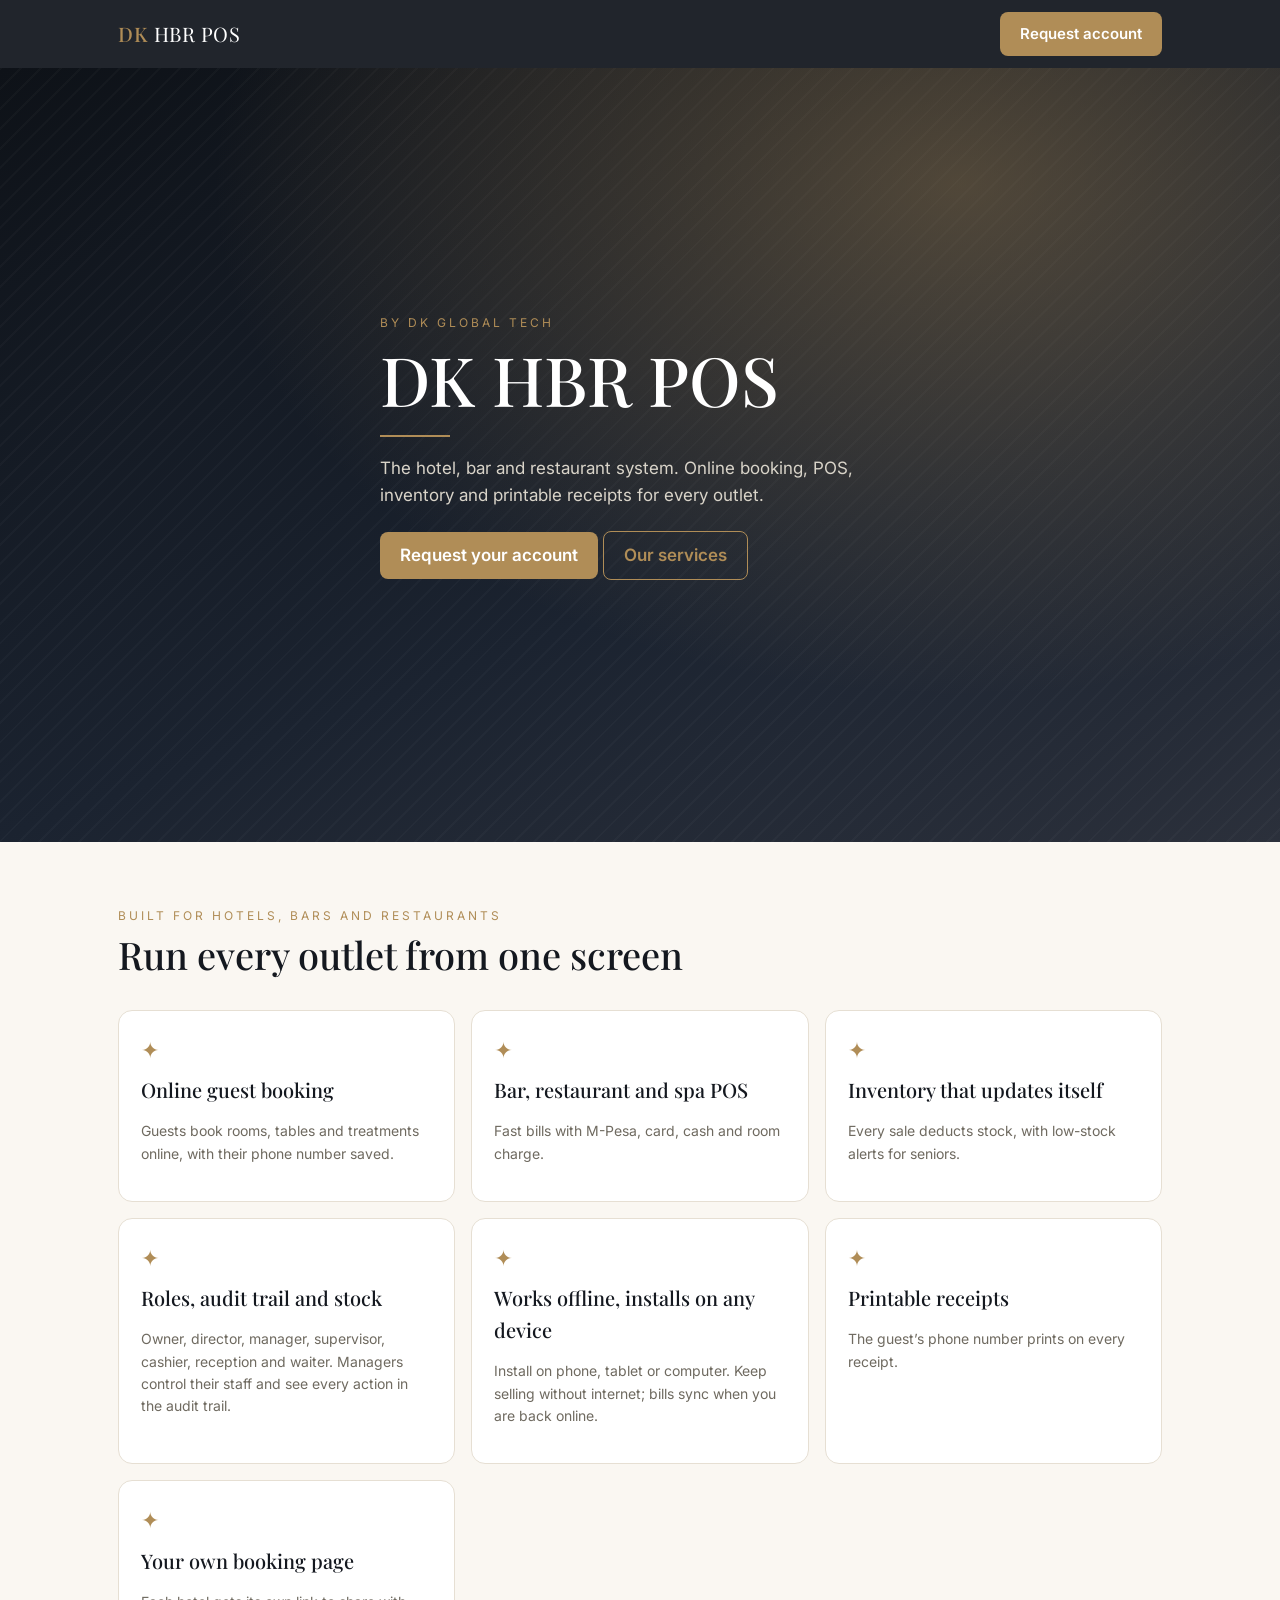
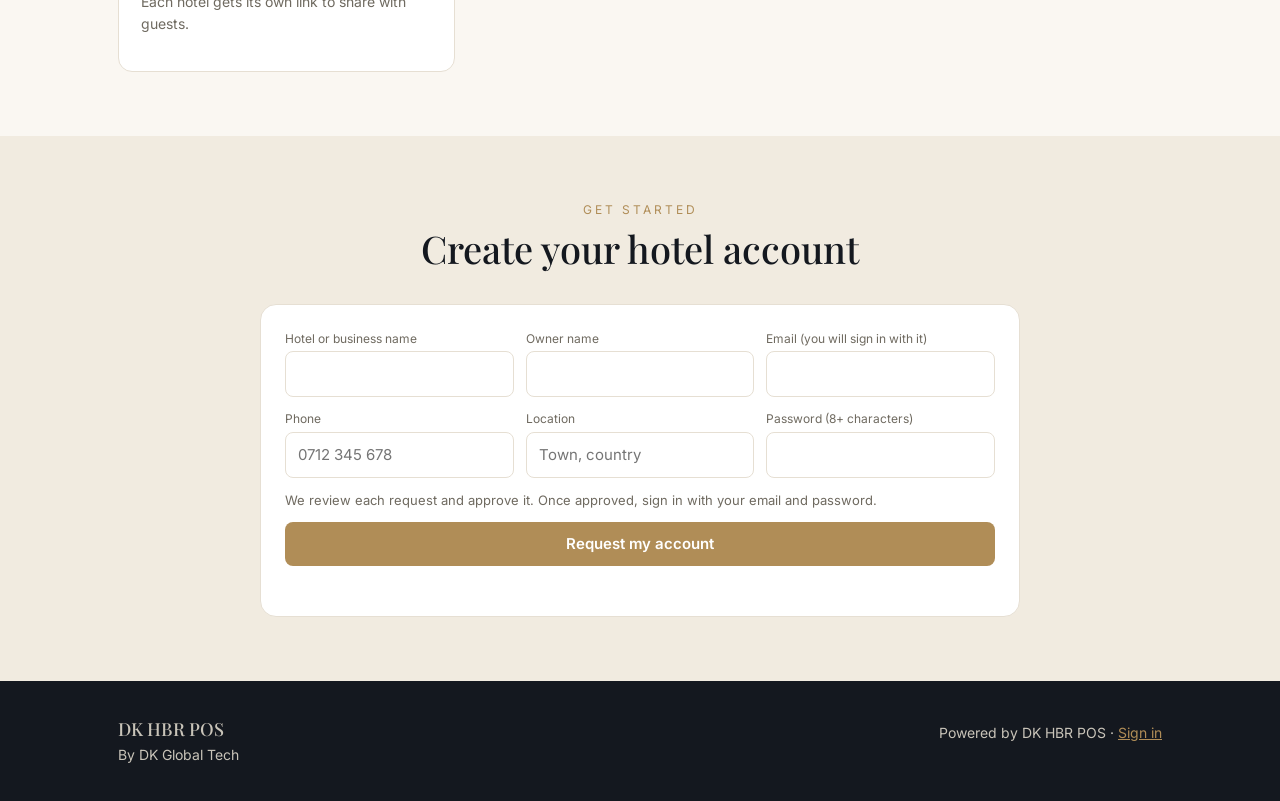
<file: api/index.html>
<!DOCTYPE html>
<html lang="en"><head><meta charset="utf-8"><meta name="viewport" content="width=device-width,initial-scale=1,viewport-fit=cover"><title>DK HBR POS</title><meta name="theme-color" content="#b08d57"><link rel="manifest" href="manifest.webmanifest"><link rel="icon" href="icon-192.png">
<link href="https://fonts.googleapis.com/css2?family=Playfair+Display:wght@500;700&family=Inter:wght@400;500;600&display=swap" rel="stylesheet">
<style>
:root{--ink:#14181f;--gold:#b08d57;--cream:#faf7f2;--line:#e6dfd3;--mut:#6f6a60;--ok:#2f7d5b;--bad:#b3392f}
*{box-sizing:border-box}body{margin:0;font:15px/1.6 Inter,system-ui,sans-serif;color:var(--ink);background:var(--cream)}
h1,h2,h3,.serif{font-family:"Playfair Display",Georgia,serif;font-weight:500;margin:0}
button,input,select,textarea{font:inherit;color:inherit}button{cursor:pointer}
input,select,textarea{width:100%;padding:10px 12px;border:1px solid var(--line);border-radius:8px;background:#fff}
.mut{color:var(--mut);font-size:13px}.wrap{max-width:1080px;margin:0 auto;padding:0 18px}
.nav{position:sticky;top:0;z-index:5;background:rgba(20,24,31,.94);color:#fff;padding:12px 0}.nav .wrap{display:flex;justify-content:space-between;align-items:center;gap:10px}
.logo{font-family:"Playfair Display",serif;font-size:20px;letter-spacing:.5px}.logo b{color:var(--gold);font-weight:500}
.btn{background:var(--gold);color:#fff;border:0;border-radius:8px;padding:10px 20px;font-weight:600}.btn.o{background:transparent;border:1px solid var(--gold);color:var(--gold)}
.hero{min-height:86vh;display:flex;align-items:center;color:#fff;background:radial-gradient(ellipse at 75% 15%,rgba(176,141,87,.38),transparent 55%),repeating-linear-gradient(135deg,rgba(255,255,255,.025) 0 2px,transparent 2px 14px),linear-gradient(160deg,#0e1218,#1b2330 62%,#2b303b)}
.hero h1{font-size:clamp(36px,7vw,68px);line-height:1.1;margin:10px 0 14px}.hero p{max-width:520px;color:#d9d4c9;font-size:17px}
.eyebrow{color:var(--gold);letter-spacing:3px;font-size:12px;text-transform:uppercase}.rule{width:70px;height:2px;background:var(--gold);margin:18px 0}
.sec{padding:64px 0}.sec h2{font-size:clamp(26px,4vw,38px);margin-bottom:6px}
.cards{display:grid;grid-template-columns:repeat(auto-fit,minmax(260px,1fr));gap:16px;margin-top:24px}
.sv{background:#fff;border:1px solid var(--line);border-radius:14px;padding:22px}.sv i{color:var(--gold);font-style:normal;font-size:22px}.sv h3{font-size:20px;margin:6px 0}.sv button{margin-top:10px}
.bk{background:#fff;border:1px solid var(--line);border-radius:16px;padding:24px;max-width:760px;margin:24px auto 0}
.fg{display:grid;grid-template-columns:repeat(auto-fit,minmax(210px,1fr));gap:12px}.fg label{display:block;font-size:12px;color:var(--mut);margin-bottom:3px}
footer{background:var(--ink);color:#c9c4b9;padding:34px 0;font-size:14px}footer a,footer button{color:var(--gold);background:none;border:0;padding:0;text-decoration:underline}
.ok{background:#e9f4ee;color:var(--ok);padding:14px;border-radius:10px;margin-top:14px}.err{color:var(--bad);font-size:13px;margin-top:8px;min-height:18px}
.ov{display:none;position:fixed;inset:0;background:rgba(0,0,0,.55);z-index:20;align-items:center;justify-content:center;padding:16px}
.dlg{background:#fff;border-radius:14px;padding:22px;width:min(360px,100%)}.dlg input{margin:6px 0}
#app{display:none;max-width:1100px;margin:0 auto;padding:12px;padding-bottom:calc(12px + env(safe-area-inset-bottom,0px))}
.top{display:flex;justify-content:space-between;align-items:center;gap:8px;flex-wrap:wrap;margin-bottom:8px}
.chips{display:flex;gap:6px;flex-wrap:wrap;margin:8px 0}.chip{border:1px solid var(--line);background:#fff;border-radius:20px;padding:6px 14px}.chip.on{background:var(--ink);color:#fff;border-color:var(--ink)}
.card{background:#fff;border:1px solid var(--line);border-radius:12px;padding:14px;margin-bottom:10px}
.split{display:grid;grid-template-columns:minmax(0,1.5fr) minmax(0,1fr);gap:10px}.grid{display:grid;grid-template-columns:repeat(auto-fill,minmax(125px,1fr));gap:8px}
.item{text-align:left;background:var(--cream);border:1px solid var(--line);border-radius:10px;padding:12px 10px}.item b{display:block;font-weight:500}.item span{font-size:12px;color:var(--mut)}
.row{display:flex;justify-content:space-between;align-items:center;gap:8px;padding:5px 0;flex-wrap:wrap}.fl{display:grid;gap:6px;margin-bottom:8px}
.pay{display:grid;grid-template-columns:1fr 1fr;gap:6px;margin-top:8px}.pay button,.go{background:var(--ok);color:#fff;border:0;border-radius:8px;padding:10px;font-weight:600}.go{width:100%;margin-top:8px;background:var(--ink)}
.sm{border:1px solid var(--line);background:#fff;border-radius:8px;padding:5px 10px}.bad{color:var(--bad)}.low{background:#fbe9e7;color:var(--bad);border-radius:6px;padding:1px 8px;font-size:12px}
.mets{display:grid;grid-template-columns:repeat(auto-fit,minmax(150px,1fr));gap:8px;margin-bottom:8px}.met{background:#fff;border:1px solid var(--line);border-radius:10px;padding:10px}.met b{display:block;font-size:22px;font-weight:500}
#toast{position:fixed;left:50%;bottom:20px;transform:translateX(-50%);background:var(--ink);color:#fff;padding:10px 16px;border-radius:8px;display:none;z-index:40}
#rcpt{display:none;position:fixed;inset:0;background:rgba(0,0,0,.55);z-index:30;align-items:flex-start;justify-content:center;overflow:auto;padding:20px}
.paper{background:#fff;color:#000;width:min(340px,100%);padding:16px;font:13px/1.5 ui-monospace,Menlo,Consolas,monospace}.paper hr{border:0;border-top:1px dashed #000}.paper .ctr{text-align:center}.paper .r{display:flex;justify-content:space-between;gap:8px}
#net{display:none;position:fixed;left:0;right:0;top:0;z-index:50;background:#8a5a00;color:#fff;text-align:center;font-size:13px;padding:6px 10px;padding-top:calc(6px + env(safe-area-inset-top,0px))}
button,.chip,.sm,.go{min-height:36px}
@media(max-width:700px){.split{grid-template-columns:1fr}}
@media print{body>*:not(#rcpt){display:none!important}#rcpt{position:static;background:none;display:block!important;padding:0}.paper{width:80mm;padding:0}.noprint{display:none!important}}
</style></head><body>
<div id="land">
<div class="nav"><div class="wrap"><div class="logo" id="lg1"></div><div><a href="#book" id="nb" class="btn" style="text-decoration:none;display:inline-block">Book now</a></div></div></div>
<header class="hero"><div class="wrap"><div class="eyebrow" id="ad"></div><h1 id="hn"></h1><div class="rule"></div><p id="tg"></p><p style="margin-top:22px"><a href="#book" id="hb" class="btn" style="text-decoration:none;display:inline-block">Plan your visit</a> <a href="#services" class="btn o" style="text-decoration:none;display:inline-block">Our services</a></p></div></header>
<section class="sec" id="services"><div class="wrap"><div class="eyebrow" id="se"></div><h2 id="sh"></h2><div class="cards" id="cards"></div></div></section>
<section class="sec" id="book" style="background:#f1ebe0"><div class="wrap"><div class="eyebrow" id="be1" style="text-align:center"></div><h2 id="bh" style="text-align:center"></h2>
<form class="bk" id="bf"><div class="fg"><div><label>Your name</label><input name="name" required autocomplete="name"></div><div><label>Phone (shown on your receipt)</label><input name="phone" required inputmode="tel" placeholder="0712 345 678"></div>
<div><label>Email (optional)</label><input name="email" type="email"></div><div><label>Service</label><select name="service" id="sv"></select></div>
<div><label>Date</label><input name="date" type="date" required id="dt"></div><div><label>Time</label><input name="time" type="time" value="12:00"></div><div><label>Guests</label><input name="guests" type="number" min="1" value="2"></div></div>
<div style="margin-top:12px"><label class="mut">What should we prepare? (room type, meal, treatment, special needs)</label><textarea name="notes" rows="3"></textarea></div>
<button class="btn" style="margin-top:14px;width:100%">Send booking request</button><div class="err" id="be"></div><div id="bo"></div></form>
<form class="bk" id="sg" style="display:none"><div class="fg"><div><label>Hotel or business name</label><input name="name" required></div><div><label>Owner name</label><input name="owner" required autocomplete="name"></div><div><label>Email (you will sign in with it)</label><input name="email" type="email" required autocomplete="email"></div><div><label>Phone</label><input name="phone" required inputmode="tel" placeholder="0712 345 678"></div><div><label>Location</label><input name="loc" placeholder="Town, country"></div><div><label>Password (8+ characters)</label><input name="pw" type="password" required minlength="8" autocomplete="new-password"></div></div>
<p class="mut" style="margin:12px 0 0">We review each request and approve it. Once approved, sign in with your email and password.</p><button class="btn" style="margin-top:12px;width:100%">Request my account</button><div class="err" id="sge"></div><div id="sgo"></div></form></div></section>
<footer><div class="wrap" style="display:flex;justify-content:space-between;gap:12px;flex-wrap:wrap"><div><b class="serif" id="fn" style="font-size:18px"></b><br><span id="fa"></span></div><div>Powered by DK HBR POS · <button data-a="lgo">Sign in</button></div></div></footer>
</div>

<div id="app"></div>
<div class="ov" id="lg"><div class="dlg"><h3>Sign in</h3>
<p class="mut" style="margin:2px 0 6px">Owners and admins: your email and password. Hotel staff: your Hotel code, your name and your PIN.</p>
<div id="lf"><input id="li" placeholder="Email or Hotel code" autocomplete="username" autocapitalize="none" autocorrect="off"><input id="ln" placeholder="Your name (staff)" autocomplete="name" style="display:none"><input id="lp" type="password" placeholder="Password or PIN" autocomplete="current-password"><button class="go" data-a="login">Sign in</button></div>
<div id="sf" style="display:none"><p class="mut">First time. Create the platform admin account with your setup code.</p><input id="sc" placeholder="Setup code"><input id="sn" placeholder="Your name"><input id="se1" type="email" placeholder="Admin email"><input id="sw" type="password" placeholder="Password (8+ characters)"><button class="go" data-a="setup">Create platform admin</button></div>
<div class="err" id="le"></div><button class="sm" data-a="lgx" style="margin-top:6px">Close</button></div></div>
<div id="net" data-a="x"></div><div id="rcpt"></div><div id="toast" role="status"></div>
<script>
const QH=new URLSearchParams(location.search).get("h")||"";const HOTEL={name:QH?"":"DK HBR POS",tag:QH?"":"The hotel, bar and restaurant system. Online booking, POS, inventory and printable receipts for every outlet.",phone:"",addr:QH?"":"By DK Global Tech"};
const SV=[["Rooms and suites","Comfortable rooms, made up and ready for your arrival."],["Restaurant table","Reserve a table and tell us what to prepare."],["Bar and lounge","Evening drinks and a corner kept just for you."],["Spa and wellness","Massage and treatments, booked to your time."],["Events and conferences","Meetings, weddings and celebrations, set up in advance."],["Airport or town transfer","A driver waiting with your name on it."]];
const FT=[["Online guest booking","Guests book rooms, tables and treatments online, with their phone number saved."],["Bar, restaurant and spa POS","Fast bills with M-Pesa, card, cash and room charge."],["Inventory that updates itself","Every sale deducts stock, with low-stock alerts for seniors."],["Roles, audit trail and stock","Owner, director, manager, supervisor, cashier, reception and waiter. Managers control their staff and see every action in the audit trail."],["Works offline, installs on any device","Install on phone, tablet or computer. Keep selling without internet; bills sync when you are back online."],["Printable receipts","The guest’s phone number prints on every receipt."],["Your own booking page","Each hotel gets its own link to share with guests."]];
const $=id=>document.getElementById(id),esc=s=>String(s==null?"":s).replace(/[&<>"']/g,c=>({"&":"&amp;","<":"&lt;",">":"&gt;",'"':"&quot;","'":"&#39;"}[c]));
const money=n=>"KSh "+Math.round(n).toLocaleString(),SEN=["owner","director","manager","supervisor"],STFR=["owner","director","manager"],RK=["waiter","reception","cashier","supervisor","manager","director","owner"],ld=d=>new Date(d).toLocaleDateString([],{weekday:"short",day:"numeric",month:"short"});
const lymd=d=>d.getFullYear()+"-"+String(d.getMonth()+1).padStart(2,"0")+"-"+String(d.getDate()).padStart(2,"0");
let S={t:localStorage.getItem("dkt")||"",me:null,menu:[],orders:[],bookings:[],stock:[],staff:[]},tab="pos",per=1,bf="up",cart={lines:{},ref:"",name:"",phone:"",id:null,bk:null,dept:"Restaurant"},poll;
function paintLand(){
 const P=!QH;document.title=HOTEL.name||"DK HBR POS";
 $("lg1").innerHTML=esc(HOTEL.name).replace(/^(\S+)/,"<b>$1</b>");$("hn").textContent=HOTEL.name;$("tg").textContent=HOTEL.tag;$("ad").textContent=HOTEL.addr;$("fn").textContent=HOTEL.name;$("fa").textContent=[HOTEL.addr,HOTEL.phone].filter(Boolean).join(" · ");
 $("cards").innerHTML=(P?FT:SV).map((x,i)=>`<div class="sv"><i>✦</i><h3>${x[0]}</h3><p class="mut" style="font-size:14px">${x[1]}</p>${P?"":`<button class="btn o" data-a="pick" data-v="${i}">Book this</button>`}</div>`).join("");
 $("se").textContent=P?"Built for hotels, bars and restaurants":"Stay · Dine · Unwind";$("sh").textContent=P?"Run every outlet from one screen":"Everything you need, under one roof";
 $("nb").textContent=P?"Request account":"Book now";$("hb").textContent=P?"Request your account":"Plan your visit";
 $("be1").textContent=P?"Get started":"Book online";$("bh").textContent=P?"Create your hotel account":"Tell us what you need. We’ll have it ready.";
 $("bf").style.display=P?"none":"";$("sg").style.display=P?"":"none";$("li").value=QH;lin()}
$("sv").innerHTML=SV.map(x=>`<option>${x[0]}</option>`).join("");$("dt").min=lymd(new Date());$("dt").value=lymd(new Date(Date.now()+864e5));paintLand();
if(QH)api("pub",{h:QH}).then(r=>{Object.assign(HOTEL,r);paintLand()}).catch(x=>{HOTEL.name="Hotel not found";HOTEL.tag=x.message;paintLand()});
function toast(m){const t=$("toast");t.textContent=m;t.style.display="block";clearTimeout(toast.h);toast.h=setTimeout(()=>t.style.display="none",3000)}
async function api(a,d){let r;try{r=await fetch("/api/s",{method:"POST",headers:{"Content-Type":"application/json"},body:JSON.stringify(Object.assign({a,t:S.t},d||{}))})}catch(e){throw Object.assign(new Error("No internet connection. This needs a connection."),{net:1})}const j=await r.json().catch(()=>({err:"Network problem"}));if(!r.ok){if((r.status===401||r.status===403)&&S.me){out();toast(j.err)}throw new Error(j.err||"Something went wrong")}return j}
$("bf").onsubmit=async e=>{e.preventDefault();$("be").textContent="";try{const f=Object.fromEntries(new FormData(e.target)),r=await api("book",Object.assign({h:QH},f));$("bo").innerHTML=`<div class="ok"><b>Request received. Reference ${esc(r.ref)}.</b><br>We’ll call or WhatsApp you on ${esc(f.phone)} to confirm. This number will appear on your receipt.</div>`;e.target.reset();$("dt").value=lymd(new Date(Date.now()+864e5))}catch(x){$("be").textContent=x.message}};
$("sg").onsubmit=async e=>{e.preventDefault();$("sge").textContent="";try{await api("signup",Object.fromEntries(new FormData(e.target)));$("sgo").innerHTML='<div class="ok"><b>Request received.</b><br>We’ll review it and approve your account. Then sign in with your email and password.</div>';e.target.reset()}catch(x){$("sge").textContent=x.message}};
const can={pay:()=>S.me.role!=="waiter",sen:()=>SEN.includes(S.me.role),stf:()=>STFR.includes(S.me.role),top:()=>["owner","director"].includes(S.me.role)};
const pend=()=>(S.reqs||[]).filter(x=>x.status==="pending");
const TABS=()=>S.me.role==="platform"?[["req","Requests"+(pend().length?" ("+pend().length+")":"")],["cl","Clients"],["nc","Create client"],["ps","Payment details"]]:[["pos","New bill"],["bills","Bills"],["bookings","Bookings"],...(can.sen()?[["inventory","Stock"],["menu","Menu"],["reports","Reports"]]:[]),...(can.stf()?[["staff","Staff"],["audit","Audit trail"],["set","Settings"]]:[])];
function enter(r){S.t=r.t;localStorage.setItem("dkt",r.t);S.me=r.me;tab=r.me.role==="platform"?"req":"pos";$("lg").style.display="none";$("land").style.display="none";$("app").style.display="block";shell();sync();clearInterval(poll);poll=setInterval(()=>{if(!document.hidden)sync()},12000)}
function out(){clearInterval(poll);localStorage.removeItem("dkt");localStorage.removeItem("dkc");S.t="";S.me=null;$("app").style.display="none";$("land").style.display="block"}
async function sync(){if(S.me&&S.me.role!=="platform")await flush();await sync0()}
async function sync0(){try{Object.assign(S,await api("sync"));if(S.me.role!=="platform"){refreshLocal();cache();S.off=0}bar();if(S.cfg)Object.assign(HOTEL,S.cfg);if(!$("v"))return;const rb=document.querySelector("#app [data-v=req]");if(rb)rb.textContent="Requests"+(pend().length?" ("+pend().length+")":"");if(tab==="menu"||tab==="inventory"||tab==="staff"){const l=$("ls");if(l)({menu:lMenu,inventory:lInv,staff:lStaff})[tab]()}else if(!["pos","nc","set","ps","audit"].includes(tab)){const f=document.activeElement;if(f&&f.closest&&f.closest("#v")&&/INPUT|TEXTAREA|SELECT/.test(f.tagName))return;keepView()}}catch(e){if(e.net)bar()}}
const qget=()=>{try{return JSON.parse(localStorage.getItem("dkq")||"[]")}catch(e){return[]}},qset=a=>localStorage.setItem("dkq",JSON.stringify(a)),qmine=()=>qget().filter(x=>x.slug===S.slug);
const newId=()=>Array.from(crypto.getRandomValues(new Uint8Array(8)),b=>b.toString(16).padStart(2,"0")).join("");
function qOrders(){return qmine().map(q=>({id:q.cid,no:"OFF"+q.n,ts:q.off,by:S.me.name,status:q.pay?"paid":"open",lines:q.lines,total:q.lines.reduce((a,l)=>a+l.p*l.q,0),name:q.name,phone:q.phone,ref:q.ref,pay:q.pay,paidTs:q.pay?q.off:0,cashier:q.pay?S.me.name:undefined,local:1,err:q.err}))}
function refreshLocal(){S.orders=qOrders().concat((S.orders||[]).filter(x=>!x.local))}
function cache(){try{localStorage.setItem("dkc",JSON.stringify({me:S.me,cfg:S.cfg,slug:S.slug,pkg:S.pkg,menu:S.menu,orders:S.orders.filter(x=>!x.local).slice(0,150),bookings:S.bookings,stock:S.stock,staff:S.staff,audit:(S.audit||[]).slice(0,120)}))}catch(e){}}
function bar(){const e=$("net");if(!e)return;const q=S.me&&S.me.role!=="platform"?qmine():[],n=q.length,bd=q.filter(x=>x.err).length;let m="";if(!navigator.onLine)m="Offline. You can keep selling. "+(n?n+" bill(s) waiting to sync.":"Everything syncs when you are back online.");else if(bd)m=bd+" bill(s) could not sync. Tap to review.";else if(n)m="Syncing "+n+" bill(s)...";e.style.display=m?"block":"none";e.textContent=m;e.setAttribute("data-a",bd?"qerr":"x")}
async function flush(){if(flush.b||!navigator.onLine)return;const q=qmine();if(!q.length)return;flush.b=1;bar();try{for(const it of q){if(it.err)continue;try{await api("order",{cid:it.cid,lines:it.lines,name:it.name,phone:it.phone,ref:it.ref,pay:it.pay,off:it.off});qset(qget().filter(x=>x.cid!==it.cid))}catch(e){if(e.net)break;const all=qget(),x=all.find(z=>z.cid===it.cid);if(x){x.err=e.message;qset(all)}}}}finally{flush.b=0;refreshLocal();bar()}}
window.addEventListener("online",()=>{bar();if(S.me)sync()});window.addEventListener("offline",bar);
let inst=null;window.addEventListener("beforeinstallprompt",e=>{e.preventDefault();inst=e});
function shell(){$("app").innerHTML=`<div class="top"><div class="logo" style="font-size:20px">${esc(HOTEL.name)}<div class="mut" style="font-family:Inter">DK HBR POS</div></div><div><span class="chip">${esc(S.me.name)} · ${esc(S.me.role)}</span> <button class="sm" data-a="inst">Install app</button> <button class="sm" data-a="out">Sign out</button></div></div><div class="chips">${TABS().map(t=>`<button class="chip" data-a="tab" data-v="${t[0]}">${t[1]}</button>`).join("")}</div><div id="v"></div>`;view()}
function view(){document.querySelectorAll("#app .chips [data-a=tab]").forEach(b=>b.classList.toggle("on",b.dataset.v===tab));({pos:vPos,bills:vBills,bookings:vBook,inventory:vInv,menu:vMenu,reports:vRep,staff:vStaff,audit:vAud,set:vSet,req:vReq,cl:vCl,nc:vNc,ps:vPs})[tab]()}
const ctot=()=>Object.values(cart.lines).reduce((a,l)=>a+l.p*l.q,0);
function vPos(){
 const it=S.menu.filter(m=>m.dept===cart.dept),L=Object.values(cart.lines),t=ctot();
 $("v").innerHTML=`<div class="split"><div class="card"><div class="chips">${["Restaurant","Bar","Spa","Hotel"].map(d=>`<button class="chip ${d===cart.dept?"on":""}" data-a="dept" data-v="${d}">${d==="Hotel"?"Rooms and extras":d}</button>`).join("")}</div><div class="grid">${it.map(m=>`<button class="item" data-a="add" data-v="${m.id}"><b>${esc(m.name)}</b><span>${money(m.price)}</span></button>`).join("")||'<p class="mut">Nothing here yet. Seniors add items under Menu.</p>'}</div></div>
 <div class="card"><div class="row"><b>${cart.id?"Editing bill":"New bill"}</b><button class="sm" data-a="clr">Clear</button></div><div class="fl"><input id="gn" placeholder="Guest name" value="${esc(cart.name)}"><input id="gp" placeholder="Guest phone (prints on receipt)" inputmode="tel" value="${esc(cart.phone)}"><input id="gr" placeholder="Room, table or booking ref" value="${esc(cart.ref)}"></div>
 <div style="border-top:1px solid var(--line);border-bottom:1px solid var(--line);min-height:56px;padding:4px 0">${L.map(l=>`<div class="row"><span>${esc(l.n)}</span><span><button class="sm" data-a="qty" data-v="${l.id}:-1">−</button> ${l.q} <button class="sm" data-a="qty" data-v="${l.id}:1">+</button> ${money(l.p*l.q)}</span></div>`).join("")||'<p class="mut">Tap an item to start.</p>'}</div>
 <div class="row mut"><span>VAT 16% (included)</span><span>${money(t*16/116)}</span></div><div class="row"><b>Total</b><b style="font-size:20px">${money(t)}</b></div>
 <button class="go" data-a="save">Save bill and send</button>${can.pay()?`<div class="pay">${["Cash","M-Pesa","Card","Room"].map(p=>`<button data-a="pay" data-v="${p}">${p==="Room"?"Room charge":p}</button>`).join("")}</div>`:'<p class="mut">Cashiers and seniors take payment.</p>'}</div></div>`}
async function save(pay){
 const L=Object.values(cart.lines);if(!L.length)return toast("Add items first");
 if(pay&&cart.phone.replace(/\D/g,"").length<9)return toast("Enter the guest’s phone number. It prints on the receipt.");
 if(pay==="Room"&&!cart.ref.trim())return toast("Enter the room number first");
 const body={lines:L,name:cart.name,phone:cart.phone,ref:cart.ref,pay:pay||null},loc=qget().find(x=>x.cid===cart.id);let o,off=0;
 if(loc){Object.assign(loc,body);qset(qget());off=1}
 else{const c=cart.id?"":newId(),q=()=>{if(cart.id)throw new Error("No internet. This saved bill can be changed once you are online.");const n=(+localStorage.getItem("dkn")||0)+1;localStorage.setItem("dkn",n);qset(qget().concat(Object.assign({cid:c,off:Date.now(),n,slug:S.slug},body)));off=1};
  if(!navigator.onLine)q();else try{o=(await api("order",Object.assign({id:cart.id||undefined,cid:c||undefined},body))).o}catch(e){if(e.net)q();else throw e}}
 if(off){refreshLocal();o=S.orders.find(x=>x.local&&(loc?x.id===loc.cid:true))||S.orders.find(x=>x.local);const all=qmine();o=S.orders.find(x=>x.id===(loc?loc.cid:all[all.length-1].cid))}
 if(cart.bk)api("upd",{c:"bookings",id:cart.bk,patch:{status:pay?"Done":"Arrived"}}).catch(()=>{});
 cart={lines:{},ref:"",name:"",phone:"",id:null,bk:null,dept:cart.dept};if(!off)await sync();else bar();
 if(pay){toast(off?"Saved offline. Will sync.":"Paid "+money(o.total));showRc(o)}else{toast(off?"Saved offline. Will sync.":"Bill saved");vPos()}}
function vBills(){
 const op=S.orders.filter(o=>o.status==="open"),pd=S.orders.filter(o=>o.status==="paid").slice(0,30);
 $("v").innerHTML=`<b>Open bills</b><div class="mets" style="margin-top:6px;grid-template-columns:repeat(auto-fill,minmax(250px,1fr))">${op.map(o=>`<div class="card"><div class="row"><b>#${o.no} ${esc(o.ref||o.name||"Walk-in")}</b><span class="mut">${esc(o.by)}</span></div><div class="mut">${o.lines.map(l=>l.q+"× "+esc(l.n)).join(", ")}</div><div class="row"><b>${money(o.total)}</b><span><button class="sm" data-a="open" data-v="${o.id}">Open</button>${can.sen()?` <button class="sm bad" data-a="void" data-v="${o.id}">Void</button>`:""}</span></div></div>`).join("")||'<p class="mut">No open bills.</p>'}</div>
 <b>Recent paid</b>${pd.map(o=>`<div class="card row"><span>#${o.no} ${esc(o.name||o.ref||"Walk-in")} <span class="mut">${esc(o.phone||"")} · ${esc(o.pay)}</span></span><span>${money(o.total)} <button class="sm" data-a="rc" data-v="${o.id}">Receipt</button></span></div>`).join("")||'<p class="mut">No paid bills yet.</p>'}`}
function vBook(){
 const td=lymd(new Date()),b=S.bookings.filter(x=>bf==="all"||x.date>=td).sort((x,y)=>(x.date+x.time).localeCompare(y.date+y.time));
 $("v").innerHTML=`<div class="chips"><button class="chip ${bf==="up"?"on":""}" data-a="bf" data-v="up">Today and upcoming</button><button class="chip ${bf==="all"?"on":""}" data-a="bf" data-v="all">All</button></div>`+(b.map(x=>`<div class="card"><div class="row"><b>${ld(x.date+"T12:00")} · ${esc(x.time)} · ${esc(x.service)}</b><span class="mut">${esc(x.ref)}</span></div><div>${esc(x.name)} · ${x.guests} guest(s) · <b>${esc(x.phone)}</b></div>${x.notes?`<div class="mut">Prepare: ${esc(x.notes)}</div>`:""}<div class="row"><select data-a="bst" data-v="${x.id}" style="width:auto">${["Requested","Confirmed","Arrived","Done","Cancelled"].map(s=>`<option ${s===x.status?"selected":""}>${s}</option>`).join("")}</select><span>${["Done","Cancelled"].includes(x.status)?"":`<button class="sm" data-a="bk" data-v="${x.id}">Start bill</button> `}<a href="https://wa.me/${esc(String(x.phone).replace(/\D/g,"").replace(/^0/,"254"))}" target="_blank" rel="noopener">WhatsApp</a></span></div></div>`).join("")||'<p class="mut">No bookings to show.</p>')}
function vInv(){$("v").innerHTML=`<div class="card"><b>Add stock item</b><div class="fg" style="margin-top:6px"><input id="in" placeholder="Item (e.g. Tusker 500ml)"><input id="iq" placeholder="Quantity" inputmode="numeric"><input id="iu" placeholder="Unit (bottle, kg)"><input id="im" placeholder="Low-stock level" inputmode="numeric"><button class="go" style="margin:0" data-a="stadd">Add</button></div></div><div id="ls"></div>`;lInv()}
function lInv(){$("ls").innerHTML=(S.stock.map(s=>`<div class="card row"><span><b>${esc(s.name)}</b> ${s.qty<=s.min?'<span class="low">Low</span>':""}<br><span class="mut">${s.qty} ${esc(s.unit)} · alert at ${s.min}</span></span><span><input id="d${s.id}" placeholder="+/-" inputmode="numeric" style="width:64px"> <input id="w${s.id}" placeholder="Reason" style="width:110px"> <button class="sm" data-a="stadj" data-v="${s.id}">Update</button> <button class="sm bad" data-a="stdel" data-v="${s.id}">Delete</button></span></div>`).join("")||'<p class="mut">No stock yet. Link items to menu items so each sale deducts stock.</p>')+(can.stf()?`<div class="card"><b>Stock movement log</b>${(S.audit||[]).filter(x=>/^Stock/.test(x.act)).slice(0,30).map(x=>`<div class="row mut"><span>${esc(x.d)}</span><span>${esc(x.who)} · ${new Date(x.ts).toLocaleString()}</span></div>`).join("")||'<p class="mut">No movements yet.</p>'}</div>`:"")}
function vMenu(){$("v").innerHTML=`<div class="card"><b>Add menu item</b><div class="fg" style="margin-top:6px"><input id="mn" placeholder="Item name"><input id="mp" placeholder="Price" inputmode="numeric"><select id="md"><option>Restaurant</option><option>Bar</option><option>Spa</option><option>Hotel</option></select><select id="ms"><option value="">Stock: not tracked</option>${S.stock.map(s=>`<option value="${s.id}">${esc(s.name)}</option>`).join("")}</select><button class="go" style="margin:0" data-a="mnadd">Add</button></div></div><div id="ls"></div>`;lMenu()}
function lMenu(){$("ls").innerHTML=S.menu.map(m=>`<div class="card row"><span>${esc(m.name)} <span class="mut">${esc(m.dept)}${m.sku?" · tracked":""}</span></span><span>${money(m.price)} <button class="sm bad" data-a="mndel" data-v="${m.id}">Delete</button></span></div>`).join("")||'<p class="mut">No items yet.</p>'}
const RL={waiter:"Waiter",reception:"Reception",cashier:"Cashier",supervisor:"Supervisor",manager:"Manager",director:"Director",owner:"Owner"};
const myRoles=()=>RK.filter(r=>r!=="owner"||S.me.role==="owner").filter(r=>RK.indexOf(r)<RK.indexOf("manager")||can.top());
function vStaff(){$("v").innerHTML=`<div class="card"><b>Add staff</b><p class="mut">Waiter: takes orders. Reception: bookings, bills and payment. Cashier: bills and payment. Supervisor: also stock, menu, voids and reports. Manager and Director: everything, including staff and the audit trail. Only the owner or a director can add managers and directors.</p><div class="fg"><input id="tn" placeholder="Name"><input id="tp" placeholder="PIN (4 to 8 digits)" inputmode="numeric"><select id="tr">${myRoles().map(r=>`<option value="${r}">${RL[r]}</option>`).join("")}</select><button class="go" style="margin:0" data-a="stfadd">Add</button></div></div><div id="ls"></div>`;lStaff()}
function lStaff(){$("ls").innerHTML=(S.staff||[]).map(s=>{const me=s.name===S.me.name,lock=me||s.role==="owner"||(RK.indexOf(s.role)>=RK.indexOf("manager")&&!can.top());return `<div class="card row"><span><b>${esc(s.name)}</b> <span class="mut">${esc(RL[s.role]||s.role)}</span></span>${me?'<span class="mut">You</span>':lock?'<span class="mut">Protected</span>':`<span><select data-a="srole" data-v="${s.id}" style="width:auto">${myRoles().filter(r=>r!=="owner").map(r=>`<option value="${r}" ${r===s.role?"selected":""}>${RL[r]}</option>`).join("")}</select> <button class="sm" data-a="spin" data-v="${s.id}">Reset PIN</button> <button class="sm bad" data-a="stfdel" data-v="${s.id}">Remove</button></span>`}</div>`}).join("")}
let af="all";
function vAud(){const F={all:"All",sale:"Sales",stock:"Stock",staff:"Staff",in:"Sign-ins"},m={sale:/^Bill/,stock:/^Stock/,staff:/^(Staff|PIN|Role)/,in:/^Sign/};
 const L=(S.audit||[]).filter(x=>af==="all"||m[af].test(x.act));
 $("v").innerHTML=`<div class="chips">${Object.entries(F).map(([k,n])=>`<button class="chip ${k===af?"on":""}" data-a="afl" data-v="${k}">${n}</button>`).join("")}</div><p class="mut">Every sale, void, stock change, staff change and sign-in is recorded with who did it and when. Entries cannot be edited or deleted.</p>`+(L.map(x=>`<div class="card"><div class="row"><b>${esc(x.act)}</b><span class="mut">${new Date(x.ts).toLocaleString()}</span></div><div>${esc(x.d)}</div><div class="mut">${esc(x.who)} · ${esc(RL[x.role]||x.role)}</div></div>`).join("")||'<p class="mut">Nothing recorded yet.</p>')}
function vReq(){$("v").innerHTML=pend().map(x=>`<div class="card"><div class="row"><b>${esc(x.name)}</b><span class="mut">${new Date(x.ts).toLocaleDateString()}</span></div><div>${esc(x.owner)} · ${esc(x.email)} · <b>${esc(x.phone)}</b></div><div class="mut">${esc(x.loc||"")}</div><div class="fg" style="margin:8px 0">${pkgFields("r"+x.id)}</div><div class="row"><span></span><span><button class="sm" data-a="app" data-v="${x.id}">Approve</button> <button class="sm bad" data-a="rej" data-v="${x.id}">Reject</button></span></div></div>`).join("")||'<p class="mut">No pending requests.</p>'}
const PER={month:"per month",year:"per year",once:"one-time"},LIFE=4102444800000;
function keepView(){const m={};document.querySelectorAll("#v input[id],#v textarea[id],#v select[id]").forEach(e=>m[e.id]=e.value);view();for(const k in m){const e=$(k);if(e&&e.value!==m[k])e.value=m[k]}}
function pkgFields(p,t){t=t||{};return `<input id="${p}n" placeholder="Package name (e.g. Standard)" value="${esc(t.plan||"Standard")}"><input id="${p}f" placeholder="Package fee in KSh" inputmode="numeric" value="${t.fee!=null&&t.fee!==""?esc(t.fee):""}"><select id="${p}d">${Object.entries(PER).map(([k,v])=>`<option value="${k}" ${k===(t.period||"month")?"selected":""}>${v}</option>`).join("")}</select>`}
function pkgRead(p){const fee=$(p+"f").value.trim().replace(/,/g,"");if(fee===""||isNaN(+fee)||+fee<0)throw new Error("Enter the package fee in KSh");return{plan:$(p+"n").value.trim()||"Standard",fee:+fee,period:$(p+"d").value}}
function paidTxt(t){if(!t.plan)return"No package set";if(!t.paidUntil)return"Not paid yet";if(t.paidUntil>=LIFE)return"Paid (one-time)";const d=new Date(t.paidUntil).toLocaleDateString([],{day:"numeric",month:"short",year:"numeric"});return t.paidUntil>Date.now()?"Paid until "+d:"Overdue since "+d}
const feeTxt=t=>t.plan?t.plan+" · "+money(t.fee||0)+" "+PER[t.period||"month"]:"";
function pkgCard(){const k=S.pkg;if(!k||!k.plan)return"";return `<div class="card"><b>Your package</b><p>${esc(k.plan)} · ${money(k.fee||0)} ${PER[k.period||"month"]}</p><p class="mut">${esc(paidTxt(k))}</p>${k.pay?`<p class="mut">How to pay:<br>${esc(k.pay).replace(/\n/g,"<br>")}</p>`:""}</div>`}
function shareMsg(t){const st=S.pset||{},site=(st.site||location.origin).replace(/\/+$/,"");return `Hello ${t.owner},\n\nYour DK HBR POS account for ${t.name} is approved and ready.\n\nSign in: ${site}\nChoose "Owner or admin" and use your email ${t.email} with the password you chose when you registered.\nHotel code for your staff: ${t.slug}\nGuest booking page: ${site}/?h=${t.slug}\n`+(t.plan?`\nPackage: ${t.plan}\nFee: ${money(t.fee||0)} ${PER[t.period||"month"]}\n`:"")+(st.pay?`\nHow to pay:\n${st.pay}\n`:"")+(st.contact?`\nQuestions: ${st.contact}\n`:"")+`\nDK Global Tech`}
function editForm(t){return `<div class="fg" style="margin:8px 0">${pkgFields("e"+t.id,t)}<div><label class="mut">Paid until (optional)</label><input id="ep${t.id}" type="date" value="${t.paidUntil&&t.paidUntil<LIFE?lymd(new Date(t.paidUntil)):""}"></div></div><div class="row"><span></span><span><button class="go" style="margin:0" data-a="psave" data-v="${t.id}">Save package</button> <button class="sm" data-a="pex">Cancel</button></span></div>`}
function sharePanel(t){return `<div style="margin-top:8px"><label class="mut">Message to send (you can edit it first)</label><textarea id="shm" rows="12" style="width:100%">${esc(shareMsg(t))}</textarea><div class="row" style="margin-top:6px"><span><button class="go" style="margin:0" data-a="wa" data-v="${t.id}">WhatsApp</button> <button class="sm" data-a="mail" data-v="${t.id}">Email</button> <button class="sm" data-a="cpy" data-v="${t.id}">Copy</button></span><button class="sm" data-a="shx">Close</button></div></div>`}
function vCl(){$("v").innerHTML=(S.tenants||[]).map(t=>`<div class="card"><div class="row"><b>${esc(t.name)}</b>${t.status==="active"?'<span class="mut">active</span>':'<span class="low">suspended</span>'}</div><div class="mut">${esc(t.owner)} · ${esc(t.email)} · ${esc(t.phone)}</div><div class="mut">Hotel code: <b>${esc(t.slug)}</b> · Guest page: ${esc(((S.pset||{}).site||location.origin).replace(/\/+$/,"")+"/?h="+t.slug)}</div><div style="margin:6px 0"><b>${esc(feeTxt(t)||"No package set")}</b><br><span class="${t.plan&&t.paidUntil>Date.now()?"mut":"low"}">${esc(paidTxt(t))}</span></div><div class="row"><span></span><span><button class="sm" data-a="share" data-v="${t.id}">Share</button> <button class="sm" data-a="pedit" data-v="${t.id}">Package</button> ${t.plan?`<button class="sm" data-a="ppaid" data-v="${t.id}">Mark paid</button> `:""}<button class="sm" data-a="tst" data-v="${t.id}">${t.status==="active"?"Suspend":"Activate"}</button> <button class="sm" data-a="trs" data-v="${t.id}">Reset password</button></span></div>${S.edit===t.id?editForm(t):""}${S.share===t.id?sharePanel(t):""}</div>`).join("")||'<p class="mut">No clients yet.</p>'}
function vPs(){const st=S.pset||{};$("v").innerHTML=`<div class="card"><b>Your payment details</b><p class="mut">These appear in the message you share with each client, and on their Settings page.</p><div class="fg"><textarea id="psy" rows="4" placeholder="How clients pay you, e.g. M-Pesa Paybill 123456, Account: hotel code. Or Till 987654, name DK Global Tech.">${esc(st.pay||"")}</textarea><input id="psc" placeholder="Your phone or email for questions" value="${esc(st.contact||"")}"><input id="pss" placeholder="Main site address, e.g. https://dk-hbr-pos-cloud.vercel.app" value="${esc(st.site||"")}"><button class="go" style="margin:0" data-a="pset">Save</button></div></div>`}
function vNc(){$("v").innerHTML=`<div class="card"><b>Create a client account</b><div class="fg" style="margin-top:8px"><input id="cn" placeholder="Hotel or business name"><input id="co" placeholder="Owner name"><input id="ce" type="email" placeholder="Owner email"><input id="cp" placeholder="Phone" inputmode="tel"><input id="cl1" placeholder="Location"><input id="cw" placeholder="Temporary password (8+)">${pkgFields("c")}<button class="go" style="margin:0" data-a="ncr">Create and activate</button></div><p class="mut">The client signs in with this email and password under "Owner or admin", then adds staff, stock and menu.</p></div>`}
function vSet(){const c=S.cfg||{};$("v").innerHTML=`<div class="card"><b>Hotel details</b><p class="mut">Shown on your guest page and on every receipt.</p><div class="fg"><input id="hn1" placeholder="Hotel name" value="${esc(c.name)}"><input id="hp" placeholder="Phone" value="${esc(c.phone)}"><input id="ha" placeholder="Address" value="${esc(c.addr)}"><input id="ht" placeholder="Welcome message" value="${esc(c.tag)}"><button class="go" style="margin:0" data-a="cfg">Save</button></div></div><div class="card"><b>Share with guests</b><p>Booking page: <b>${esc(location.origin+"/?h="+(S.slug||""))}</b></p><p class="mut">Hotel code for staff sign-in: <b>${esc(S.slug||"")}</b></p></div>${pkgCard()}`}
function lmode(m){$("lf").style.display=m==="setup"?"none":"block";$("sf").style.display=m==="setup"?"block":"none"}
function lin(){const v=$("li").value.trim();$("ln").style.display=v&&!v.includes("@")?"block":"none"}
function vRep(){
 const st=per===0?0:new Date().setHours(0,0,0,0)-(per-1)*864e5,p=S.orders.filter(o=>o.status==="paid"&&o.paidTs>=st),s=p.reduce((a,o)=>a+o.total,0);
 const g=f=>{const m={};p.forEach(o=>f(o).forEach(([k,v])=>m[k]=(m[k]||0)+v));return Object.entries(m).sort((a,b)=>b[1]-a[1]).map(([k,v])=>`<div class="row"><span>${esc(k)}</span><b>${money(v)}</b></div>`).join("")||'<p class="mut">No sales yet.</p>'};
 $("v").innerHTML=`<div class="chips">${[[1,"Today"],[7,"7 days"],[0,"All recent"]].map(([v,n])=>`<button class="chip ${v===per?"on":""}" data-a="per" data-v="${v}">${n}</button>`).join("")}</div><div class="mets"><div class="met"><span class="mut">Sales</span><b>${money(s)}</b></div><div class="met"><span class="mut">Paid bills</span><b>${p.length}</b></div><div class="met"><span class="mut">VAT included</span><b>${money(s*16/116)}</b></div><div class="met"><span class="mut">Low stock items</span><b>${S.stock.filter(x=>x.qty<=x.min).length}</b></div></div>
 <div class="mets" style="grid-template-columns:repeat(auto-fit,minmax(220px,1fr))"><div class="card"><b>By payment</b>${g(o=>[[o.pay==="Room"?"Room charge":o.pay,o.total]])}</div><div class="card"><b>By section</b>${g(o=>o.lines.map(l=>[l.d||"Other",l.p*l.q]))}</div><div class="card"><b>By cashier</b>${g(o=>[[o.cashier||"-",o.total]])}</div></div>`}
function showRc(o){
 const v=o.total*16/116;
 $("rcpt").innerHTML=`<div><div class="paper"><div class="ctr"><b style="font-size:16px">${esc(HOTEL.name)}</b><br>${esc(HOTEL.addr)}<br>Tel ${esc(HOTEL.phone)}</div><hr><div>Receipt #${o.no}${o.local?" (saved offline)":""}<br>${new Date(o.paidTs||o.ts).toLocaleString()}</div>${o.name?`<div>Guest: ${esc(o.name)}</div>`:""}<div><b>Guest phone: ${esc(o.phone||"-")}</b></div>${o.ref?`<div>Ref: ${esc(o.ref)}</div>`:""}<hr>
 ${o.lines.map(l=>`<div class="r"><span>${l.q} x ${esc(l.n)}</span><span>${Math.round(l.p*l.q).toLocaleString()}</span></div>`).join("")}<hr><div class="r"><span>VAT 16% incl.</span><span>${Math.round(v).toLocaleString()}</span></div><div class="r"><b>TOTAL KSh</b><b>${Math.round(o.total).toLocaleString()}</b></div><div>Paid by: ${o.pay==="Room"?"Room charge":esc(o.pay||"-")}</div><div>Served by: ${esc(o.cashier||o.by)}</div><hr><div class="ctr">Thank you for staying with us</div>
 <div class="noprint" style="margin-top:10px;display:flex;gap:8px"><button class="go" style="margin:0" onclick="window.print()">Print</button><button class="sm" onclick="$('rcpt').style.display='none'">Close</button></div></div></div>`;$("rcpt").style.display="flex"}
document.addEventListener("keydown",e=>{if(e.key==="Enter"&&e.target.closest("#lg")&&e.target.tagName==="INPUT"){const b=document.querySelector("#lg [data-a=login]"),c=$("sf").style.display==="block"?document.querySelector("#lg [data-a=setup]"):b;c&&c.click()}});
document.addEventListener("input",e=>{const i=e.target.id;if(i==="li")lin();if(i==="gn")cart.name=e.target.value;if(i==="gp")cart.phone=e.target.value;if(i==="gr")cart.ref=e.target.value});
document.addEventListener("change",async e=>{const r=e.target.closest("[data-a=srole]");if(r)try{await api("upd",{c:"staff",id:r.dataset.v,patch:{role:r.value}});toast("Role changed");sync()}catch(x){toast(x.message);sync()}const s=e.target.closest("[data-a=bst]");if(s)try{await api("upd",{c:"bookings",id:s.dataset.v,patch:{status:s.value}});sync()}catch(x){toast(x.message)}});
document.addEventListener("click",async e=>{
 const b=e.target.closest("[data-a]");if(!b||b.tagName==="SELECT")return;const a=b.dataset.a,v=b.dataset.v,g=i=>$(i).value.trim();
 try{
 if(a==="pick"){$("sv").selectedIndex=+v;$("book").scrollIntoView({behavior:"smooth"})}
 else if(a==="lgo"){$("lg").style.display="flex";$("le").textContent="";const r=await api("status");lmode(r.setup?"setup":"in");lin()}
  else if(a==="lgx")$("lg").style.display="none";
 else if(a==="login"){const v=g("li"),pw=$("lp").value;if(!v||!pw)throw new Error("Enter your details to sign in.");enter(await api("login",v.includes("@")?{email:v,pw}:{h:v,name:g("ln"),pin:pw}));$("lp").value=""}
 else if(a==="setup"){enter(await api("setup",{code:g("sc"),name:g("sn"),email:g("se1"),pw:$("sw").value}))}
 else if(a==="app"){const r=await api("p_approve",Object.assign({id:v},pkgRead("r"+v)));toast("Client approved. Share the details with them.");await sync();S.share=r.id;S.edit=null;tab="cl";view()}
 else if(a==="rej"){if(confirm("Reject this request?")){await api("p_reject",{id:v});await sync()}}
 else if(a==="tst"){const t=S.tenants.find(x=>x.id===v);await api("p_status",{id:v,status:t.status==="active"?"suspended":"active"});await sync()}
 else if(a==="trs"){const pw=prompt("New temporary password for the owner (8+ characters)");if(pw){await api("p_reset",{id:v,pw});toast("Password reset")}}
 else if(a==="ncr"){const r=await api("p_create",Object.assign({name:g("cn"),owner:g("co"),email:g("ce"),phone:g("cp"),loc:g("cl1"),pw:g("cw")},pkgRead("c")));toast("Created. Hotel code: "+r.slug);await sync();S.share=r.id;S.edit=null;tab="cl";view()}
 else if(a==="cfg"){await api("cfg",{name:g("hn1"),phone:g("hp"),addr:g("ha"),tag:g("ht")});toast("Saved");await sync()}
 else if(a==="share"){S.share=v;S.edit=null;vCl()}
 else if(a==="shx"){S.share=null;vCl()}
 else if(a==="pedit"){S.edit=v;S.share=null;vCl()}
 else if(a==="pex"){S.edit=null;vCl()}
 else if(a==="psave"){await api("p_plan",Object.assign({id:v,paidUntil:g("ep"+v)},pkgRead("e"+v)));S.edit=null;toast("Package saved");await sync();vCl()}
 else if(a==="ppaid"){await api("p_paid",{id:v});toast("Marked as paid");await sync();vCl()}
 else if(a==="wa"){const t=S.tenants.find(x=>x.id===v);let n=String(t.phone).replace(/\D/g,"");if(n.startsWith("0"))n="254"+n.slice(1);else if(n.length===9)n="254"+n;window.open("https://wa.me/"+n+"?text="+encodeURIComponent($("shm").value),"_blank")}
 else if(a==="mail"){const t=S.tenants.find(x=>x.id===v);location.href="mailto:"+t.email+"?subject="+encodeURIComponent("Your DK HBR POS account")+"&body="+encodeURIComponent($("shm").value)}
 else if(a==="cpy"){try{await navigator.clipboard.writeText($("shm").value)}catch(e){$("shm").select();document.execCommand("copy")}toast("Copied")}
 else if(a==="pset"){await api("p_settings",{pay:g("psy"),contact:g("psc"),site:g("pss")});toast("Saved");await sync()}
 else if(a==="out")out();
 else if(a==="inst"){if(inst){inst.prompt();inst=null}else toast("Android: browser menu, Install app. iPhone: Share, Add to Home Screen.")}
 else if(a==="qerr"){const q=qmine().filter(x=>x.err);if(confirm(q.map(x=>"• "+x.err).join("\n")+"\n\nDiscard these bills? Press Cancel to keep them and fix the cause (for example an item removed from the menu).")){qset(qget().filter(x=>!(x.slug===S.slug&&x.err)));refreshLocal();bar();view()}}
 else if(a==="afl"){af=v;vAud()}
 else if(a==="spin"){const pw=prompt("New PIN for this person (4 to 8 digits)");if(pw){await api("upd",{c:"staff",id:v,patch:{pin:pw}});toast("PIN changed")}}
 else if(a==="tab"){tab=v;view()}
 else if(a==="dept"){cart.dept=v;vPos()}
 else if(a==="add"){const m=S.menu.find(x=>x.id===v);if(m){const l=cart.lines[v]||(cart.lines[v]={id:v,n:m.name,p:m.price,q:0,d:m.dept,sku:m.sku||""});l.q++;vPos()}}
 else if(a==="qty"){const[i,d]=v.split(":"),l=cart.lines[i];if(l){l.q+=+d;if(l.q<1)delete cart.lines[i];vPos()}}
 else if(a==="clr"){cart={lines:{},ref:"",name:"",phone:"",id:null,bk:null,dept:cart.dept};vPos()}
 else if(a==="save")await save();
 else if(a==="pay")await save(v);
 else if(a==="open"){const o=S.orders.find(x=>x.id===v);if(o){cart={lines:Object.fromEntries(o.lines.map(l=>[l.id,Object.assign({},l)])),ref:o.ref,name:o.name,phone:o.phone,id:o.id,bk:null,dept:cart.dept};tab="pos";view()}}
 else if(a==="void"){if(confirm("Void this bill and return its stock?")){await api("void",{id:v});toast("Bill voided");sync()}}
 else if(a==="rc"){const o=S.orders.find(x=>x.id===v);if(o)showRc(o)}
 else if(a==="bf"){bf=v;vBook()}
 else if(a==="bk"){const x=S.bookings.find(q=>q.id===v);if(x){cart={lines:{},ref:x.service+" "+x.ref,name:x.name,phone:x.phone,id:null,bk:x.id,dept:"Restaurant"};tab="pos";view()}}
 else if(a==="per"){per=+v;vRep()}
 else if(a==="stadd"){if(!g("in"))return toast("Enter an item name");await api("add",{c:"stock",item:{name:g("in"),qty:+g("iq")||0,unit:g("iu")||"unit",min:+g("im")||0}});["in","iq","iu","im"].forEach(i=>$(i).value="");await sync();lInv()}
 else if(a==="stadj"){const d=+g("d"+v);if(!d)return toast("Enter a number, like 24 or -3");await api("upd",{c:"stock",id:v,patch:{delta:d,why:g("w"+v)}});await sync();lInv()}
 else if(a==="stdel"){if(confirm("Delete this stock item?")){await api("del",{c:"stock",id:v});await sync();lInv()}}
 else if(a==="mnadd"){const p=+g("mp");if(!g("mn")||!(p>0))return toast("Enter a name and a price");await api("add",{c:"menu",item:{name:g("mn"),price:p,dept:$("md").value,sku:$("ms").value}});["mn","mp"].forEach(i=>$(i).value="");await sync();lMenu()}
 else if(a==="mndel"){await api("del",{c:"menu",id:v});await sync();lMenu()}
 else if(a==="stfadd"){await api("add",{c:"staff",item:{name:g("tn"),pin:g("tp"),role:$("tr").value}});["tn","tp"].forEach(i=>$(i).value="");toast("Staff added");await sync();lStaff()}
 else if(a==="stfdel"){if(confirm("Remove this person?")){await api("del",{c:"staff",id:v});await sync();lStaff()}}
 }catch(x){(a==="login"||a==="setup")?$("le").textContent=x.message:toast(x.message)}
});
if(S.t){let cc=null;try{cc=JSON.parse(localStorage.getItem("dkc")||"null")}catch(e){}
 if(cc&&cc.me){Object.assign(S,cc);if(S.cfg)Object.assign(HOTEL,S.cfg);refreshLocal();enter({t:S.t,me:cc.me});bar()}
 else api("sync").then(r=>{S.me=r.me;enter({t:S.t,me:r.me})}).catch(()=>{})}
if("serviceWorker" in navigator)navigator.serviceWorker.register("sw.js").catch(()=>{});
</script></body></html>
</file>
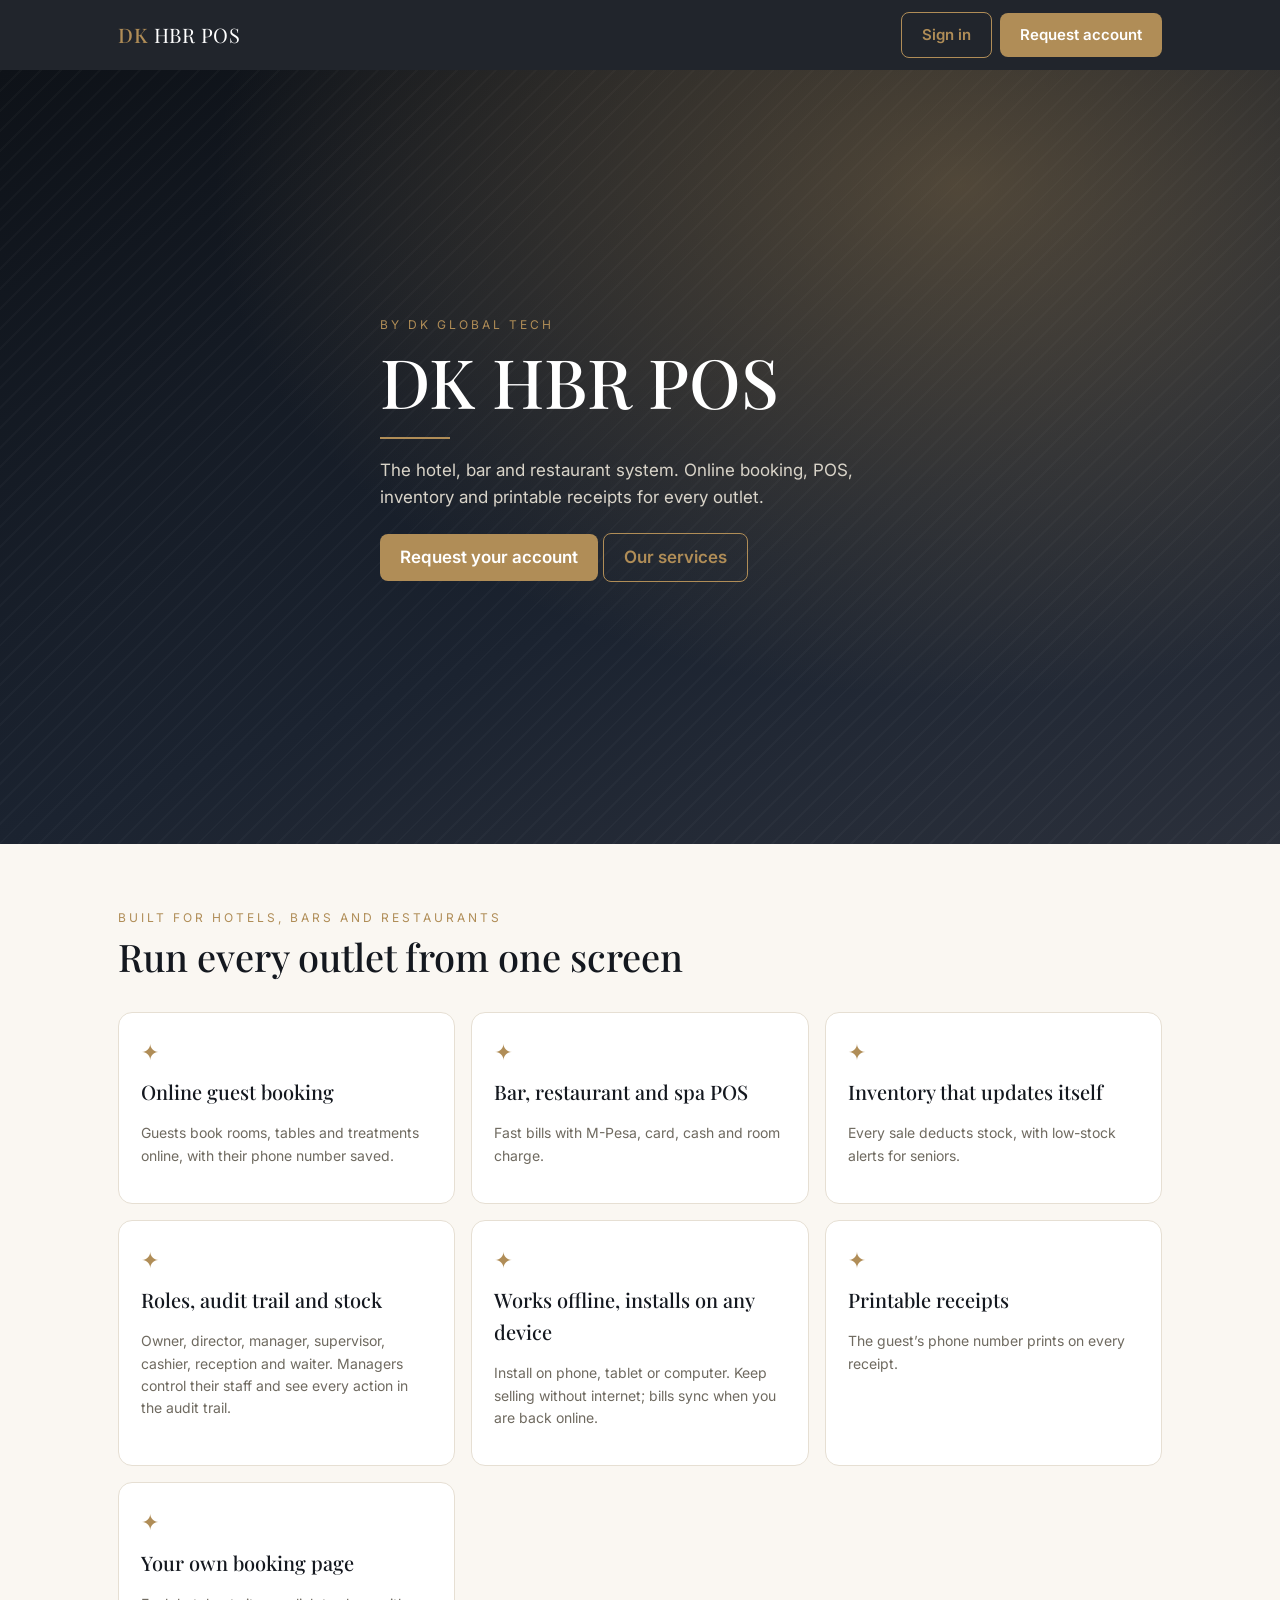
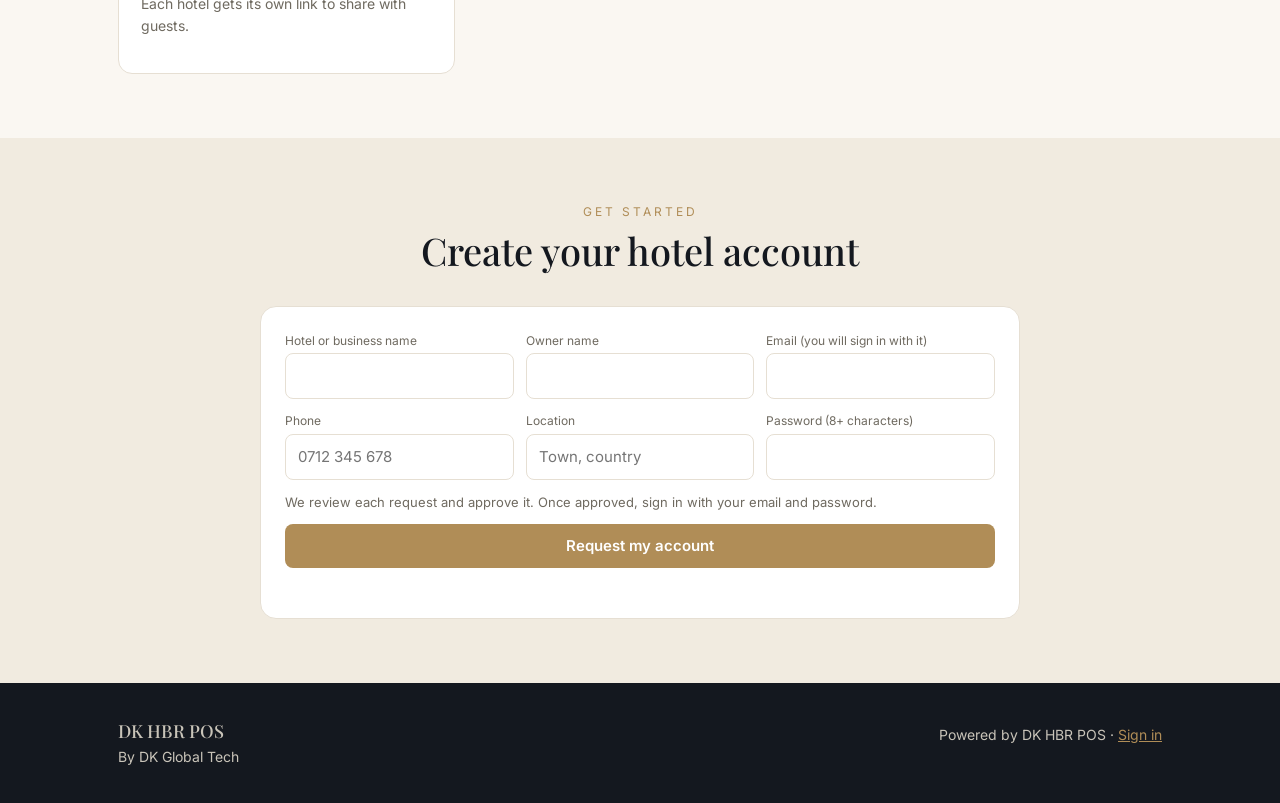
<file: index (27).html>
<!DOCTYPE html>
<html lang="en"><head><meta charset="utf-8"><meta name="viewport" content="width=device-width,initial-scale=1,viewport-fit=cover"><title>DK HBR POS</title><meta name="theme-color" content="#b08d57"><link rel="manifest" href="manifest.webmanifest"><link rel="icon" href="icon-192.png">
<link href="https://fonts.googleapis.com/css2?family=Playfair+Display:wght@500;700&family=Inter:wght@400;500;600&display=swap" rel="stylesheet">
<style>
:root{--ink:#14181f;--gold:#b08d57;--cream:#faf7f2;--line:#e6dfd3;--mut:#6f6a60;--ok:#2f7d5b;--bad:#b3392f}
*{box-sizing:border-box}body{margin:0;font:15px/1.6 Inter,system-ui,sans-serif;color:var(--ink);background:var(--cream)}
h1,h2,h3,.serif{font-family:"Playfair Display",Georgia,serif;font-weight:500;margin:0}
button,input,select,textarea{font:inherit;color:inherit}button{cursor:pointer}
input,select,textarea{width:100%;padding:10px 12px;border:1px solid var(--line);border-radius:8px;background:#fff}
.mut{color:var(--mut);font-size:13px}.wrap{max-width:1080px;margin:0 auto;padding:0 18px}
.nav{position:sticky;top:0;z-index:5;background:rgba(20,24,31,.94);color:#fff;padding:12px 0}.nav .wrap{display:flex;justify-content:space-between;align-items:center;gap:10px}
.logo{font-family:"Playfair Display",serif;font-size:20px;letter-spacing:.5px}.logo b{color:var(--gold);font-weight:500}
.btn{background:var(--gold);color:#fff;border:0;border-radius:8px;padding:10px 20px;font-weight:600}.btn.o{background:transparent;border:1px solid var(--gold);color:var(--gold)}
.hero{min-height:86vh;display:flex;align-items:center;color:#fff;background:radial-gradient(ellipse at 75% 15%,rgba(176,141,87,.38),transparent 55%),repeating-linear-gradient(135deg,rgba(255,255,255,.025) 0 2px,transparent 2px 14px),linear-gradient(160deg,#0e1218,#1b2330 62%,#2b303b)}
.hero h1{font-size:clamp(36px,7vw,68px);line-height:1.1;margin:10px 0 14px}.hero p{max-width:520px;color:#d9d4c9;font-size:17px}
.eyebrow{color:var(--gold);letter-spacing:3px;font-size:12px;text-transform:uppercase}.rule{width:70px;height:2px;background:var(--gold);margin:18px 0}
.sec{padding:64px 0}.sec h2{font-size:clamp(26px,4vw,38px);margin-bottom:6px}
.cards{display:grid;grid-template-columns:repeat(auto-fit,minmax(260px,1fr));gap:16px;margin-top:24px}
.sv{background:#fff;border:1px solid var(--line);border-radius:14px;padding:22px}.sv i{color:var(--gold);font-style:normal;font-size:22px}.sv h3{font-size:20px;margin:6px 0}.sv button{margin-top:10px}
.bk{background:#fff;border:1px solid var(--line);border-radius:16px;padding:24px;max-width:760px;margin:24px auto 0}
.fg{display:grid;grid-template-columns:repeat(auto-fit,minmax(210px,1fr));gap:12px}.fg label{display:block;font-size:12px;color:var(--mut);margin-bottom:3px}
footer{background:var(--ink);color:#c9c4b9;padding:34px 0;font-size:14px}footer a,footer button{color:var(--gold);background:none;border:0;padding:0;text-decoration:underline}
.ok{background:#e9f4ee;color:var(--ok);padding:14px;border-radius:10px;margin-top:14px}.err{color:var(--bad);font-size:13px;margin-top:8px;min-height:18px}
.ov{display:none;position:fixed;inset:0;background:rgba(0,0,0,.55);z-index:20;align-items:center;justify-content:center;padding:16px}
.dlg{background:#fff;border-radius:14px;padding:22px;width:min(360px,100%)}.dlg input{margin:6px 0}
#app{display:none;max-width:1100px;margin:0 auto;padding:12px;padding-bottom:calc(12px + env(safe-area-inset-bottom,0px))}
.top{display:flex;justify-content:space-between;align-items:center;gap:8px;flex-wrap:wrap;margin-bottom:8px}
.chips{display:flex;gap:6px;flex-wrap:wrap;margin:8px 0}.chip{border:1px solid var(--line);background:#fff;border-radius:20px;padding:6px 14px}.chip.on{background:var(--ink);color:#fff;border-color:var(--ink)}
.card{background:#fff;border:1px solid var(--line);border-radius:12px;padding:14px;margin-bottom:10px}
.split{display:grid;grid-template-columns:minmax(0,1.5fr) minmax(0,1fr);gap:10px}.grid{display:grid;grid-template-columns:repeat(auto-fill,minmax(125px,1fr));gap:8px}
.item{text-align:left;background:var(--cream);border:1px solid var(--line);border-radius:10px;padding:12px 10px}.item b{display:block;font-weight:500}.item span{font-size:12px;color:var(--mut)}
.row{display:flex;justify-content:space-between;align-items:center;gap:8px;padding:5px 0;flex-wrap:wrap}.fl{display:grid;gap:6px;margin-bottom:8px}
.pay{display:grid;grid-template-columns:1fr 1fr;gap:6px;margin-top:8px}.pay button,.go{background:var(--ok);color:#fff;border:0;border-radius:8px;padding:10px;font-weight:600}.go{width:100%;margin-top:8px;background:var(--ink)}
.sm{border:1px solid var(--line);background:#fff;border-radius:8px;padding:5px 10px}.bad{color:var(--bad)}.low{background:#fbe9e7;color:var(--bad);border-radius:6px;padding:1px 8px;font-size:12px}
.mets{display:grid;grid-template-columns:repeat(auto-fit,minmax(150px,1fr));gap:8px;margin-bottom:8px}.met{background:#fff;border:1px solid var(--line);border-radius:10px;padding:10px}.met b{display:block;font-size:22px;font-weight:500}
#toast{position:fixed;left:50%;bottom:20px;transform:translateX(-50%);background:var(--ink);color:#fff;padding:10px 16px;border-radius:8px;display:none;z-index:40}
#rcpt{display:none;position:fixed;inset:0;background:rgba(0,0,0,.55);z-index:30;align-items:flex-start;justify-content:center;overflow:auto;padding:20px}
.paper{background:#fff;color:#000;width:min(340px,100%);padding:16px;font:13px/1.5 ui-monospace,Menlo,Consolas,monospace}.paper hr{border:0;border-top:1px dashed #000}.paper .ctr{text-align:center}.paper .r{display:flex;justify-content:space-between;gap:8px}
#net{display:none;position:fixed;left:0;right:0;top:0;z-index:50;background:#8a5a00;color:#fff;text-align:center;font-size:13px;padding:6px 10px;padding-top:calc(6px + env(safe-area-inset-top,0px))}
button,.chip,.sm,.go{min-height:36px}
@media(max-width:700px){.split{grid-template-columns:1fr}}
#lg{background:linear-gradient(#b9babd,#a9aaad);align-items:flex-start;overflow:auto;padding:24px 16px}
.lw{width:min(422px,100%);margin:3vh auto}.lb{display:flex;align-items:center;justify-content:center;gap:12px;color:#fff;margin-bottom:26px}.lb img{width:56px;height:56px;border-radius:12px}.lb span{font-size:34px;font-weight:700;letter-spacing:1px}
.lc{background:#fff;border-radius:4px;overflow:hidden;box-shadow:0 6px 24px rgba(0,0,0,.25)}.lh{background:#4a4a4c;color:#fff;text-align:center;font:600 22px Inter,sans-serif;padding:22px 10px}.lbd{padding:20px 24px 24px}
.lbd label{display:block;font-weight:600;font-size:13px;margin:14px 0 6px;color:#000}.lbd label i{color:#d9372b;font-style:normal;margin-right:4px}.lbd input{border-radius:4px;padding:10px 12px}.lbd input:focus{border-color:#86b7fe;box-shadow:0 0 0 4px rgba(13,110,253,.25);outline:0}
.pw{display:flex}.pw input{border-radius:4px 0 0 4px}.pw button{border:1px solid var(--line);border-left:0;background:#f1f3f5;border-radius:0 4px 4px 0;padding:0 14px}
.lbd label.rm{display:flex;align-items:center;gap:8px}.rm input{width:auto}.lgb{width:100%;margin-top:18px;background:#00c0ef;color:#fff;border:0;border-radius:4px;padding:12px;font-size:16px}
.fp{display:block;margin-top:14px;color:#0d6efd;background:none;border:0;padding:0;text-decoration:underline;font-size:14px}.lf{background:#4a4a4c;color:#fff;text-align:center;font-size:13px;padding:14px}.lx{display:block;margin:16px auto 0;background:transparent;border-color:#fff;color:#fff}
.pf{display:flex;flex-wrap:wrap;gap:14px;margin:8px 0}.pf label{display:flex;align-items:center;gap:6px;font-size:14px;color:var(--ink);margin:0}.pf input{width:auto}
@media print{body>*:not(#rcpt){display:none!important}#rcpt{position:static;background:none;display:block!important;padding:0}.paper{width:80mm;padding:0}.noprint{display:none!important}}
</style></head><body>
<div id="land">
<div class="nav"><div class="wrap"><div class="logo" id="lg1"></div><div><button class="btn o" data-a="lgo" style="margin-right:8px">Sign in</button><a href="#book" id="nb" class="btn" style="text-decoration:none;display:inline-block">Book now</a></div></div></div>
<header class="hero"><div class="wrap"><div class="eyebrow" id="ad"></div><h1 id="hn"></h1><div class="rule"></div><p id="tg"></p><p style="margin-top:22px"><a href="#book" id="hb" class="btn" style="text-decoration:none;display:inline-block">Plan your visit</a> <a href="#services" class="btn o" style="text-decoration:none;display:inline-block">Our services</a></p></div></header>
<section class="sec" id="services"><div class="wrap"><div class="eyebrow" id="se"></div><h2 id="sh"></h2><div class="cards" id="cards"></div></div></section>
<section class="sec" id="book" style="background:#f1ebe0"><div class="wrap"><div class="eyebrow" id="be1" style="text-align:center"></div><h2 id="bh" style="text-align:center"></h2>
<form class="bk" id="bf"><div class="fg"><div><label>Your name</label><input name="name" required autocomplete="name"></div><div><label>Phone (shown on your receipt)</label><input name="phone" required inputmode="tel" placeholder="0712 345 678"></div>
<div><label>Email (optional)</label><input name="email" type="email"></div><div><label>Service</label><select name="service" id="sv"></select></div>
<div><label>Date</label><input name="date" type="date" required id="dt"></div><div><label>Time</label><input name="time" type="time" value="12:00"></div><div><label>Guests</label><input name="guests" type="number" min="1" value="2"></div></div>
<div style="margin-top:12px"><label class="mut">What should we prepare? (room type, meal, treatment, special needs)</label><textarea name="notes" rows="3"></textarea></div>
<button class="btn" style="margin-top:14px;width:100%">Send booking request</button><div class="err" id="be"></div><div id="bo"></div></form>
<form class="bk" id="sg" style="display:none"><div class="fg"><div><label>Hotel or business name</label><input name="name" required></div><div><label>Owner name</label><input name="owner" required autocomplete="name"></div><div><label>Email (you will sign in with it)</label><input name="email" type="email" required autocomplete="email"></div><div><label>Phone</label><input name="phone" required inputmode="tel" placeholder="0712 345 678"></div><div><label>Location</label><input name="loc" placeholder="Town, country"></div><div><label>Password (8+ characters)</label><input name="pw" type="password" required minlength="8" autocomplete="new-password"></div></div>
<p class="mut" style="margin:12px 0 0">We review each request and approve it. Once approved, sign in with your email and password.</p><button class="btn" style="margin-top:12px;width:100%">Request my account</button><div class="err" id="sge"></div><div id="sgo"></div></form></div></section>
<footer><div class="wrap" style="display:flex;justify-content:space-between;gap:12px;flex-wrap:wrap"><div><b class="serif" id="fn" style="font-size:18px"></b><br><span id="fa"></span></div><div>Powered by DK HBR POS · <button data-a="lgo">Sign in</button></div></div></footer>
</div>

<div id="app"></div>
<div class="ov" id="lg"><div class="lw"><div class="lb"><img src="icon-192.png" alt="" onerror="this.style.display='none'"><span class="serif">DK HBR POS</span></div>
<div class="lc"><div class="lh">Login to Continue</div><div class="lbd">
<div id="lf"><label for="li"><i>*</i>E-Mail Address or Hotel Code</label><input id="li" placeholder="Enter your email address or hotel code" autocomplete="username" autocapitalize="none" autocorrect="off">
<div id="lnw" style="display:none"><label for="ln"><i>*</i>Your Name (hotel staff)</label><input id="ln" placeholder="Enter your name" autocomplete="name"></div>
<label for="lp"><i>*</i>Password or PIN</label><div class="pw"><input id="lp" type="password" placeholder="Enter your secure password" autocomplete="current-password"><button type="button" data-a="eye" aria-label="Show or hide password">&#128065;</button></div>
<label class="rm"><input type="checkbox" id="lr"> Remember me</label><button class="lgb" data-a="login">Login</button><button type="button" class="fp" data-a="forgot">Forgot Password?</button></div>
<div id="sf" style="display:none"><p class="mut">First time. Create the platform admin account with your setup code.</p><label><i>*</i>Setup Code</label><input id="sc" placeholder="Setup code"><label><i>*</i>Your Name</label><input id="sn" placeholder="Your name"><label><i>*</i>Admin E-Mail</label><input id="se1" type="email" placeholder="Admin email"><label><i>*</i>Password</label><input id="sw" type="password" placeholder="Password (8+ characters)"><button class="lgb" data-a="setup">Create platform admin</button></div>
<div class="err" id="le"></div></div><div class="lf">DK Global Tech &copy; 2026</div></div>
<button class="sm lx" data-a="lgx">&larr; Back to website</button></div></div>
<div id="net" data-a="x"></div><div id="rcpt"></div><div id="toast" role="status"></div>
<script>
const QH=new URLSearchParams(location.search).get("h")||"";const HOTEL={name:QH?"":"DK HBR POS",tag:QH?"":"The hotel, bar and restaurant system. Online booking, POS, inventory and printable receipts for every outlet.",phone:"",addr:QH?"":"By DK Global Tech"};
const SV=[["Rooms and suites","Comfortable rooms, made up and ready for your arrival."],["Restaurant table","Reserve a table and tell us what to prepare."],["Bar and lounge","Evening drinks and a corner kept just for you."],["Spa and wellness","Massage and treatments, booked to your time."],["Events and conferences","Meetings, weddings and celebrations, set up in advance."],["Airport or town transfer","A driver waiting with your name on it."]];
const FT=[["Online guest booking","Guests book rooms, tables and treatments online, with their phone number saved."],["Bar, restaurant and spa POS","Fast bills with M-Pesa, card, cash and room charge."],["Inventory that updates itself","Every sale deducts stock, with low-stock alerts for seniors."],["Roles, audit trail and stock","Owner, director, manager, supervisor, cashier, reception and waiter. Managers control their staff and see every action in the audit trail."],["Works offline, installs on any device","Install on phone, tablet or computer. Keep selling without internet; bills sync when you are back online."],["Printable receipts","The guest’s phone number prints on every receipt."],["Your own booking page","Each hotel gets its own link to share with guests."]];
const $=id=>document.getElementById(id),esc=s=>String(s==null?"":s).replace(/[&<>"']/g,c=>({"&":"&amp;","<":"&lt;",">":"&gt;",'"':"&quot;","'":"&#39;"}[c]));
const money=n=>"KSh "+Math.round(n).toLocaleString(),SEN=["owner","director","manager","supervisor"],STFR=["owner","director","manager"],RK=["waiter","reception","cashier","supervisor","manager","director","owner"],ld=d=>new Date(d).toLocaleDateString([],{weekday:"short",day:"numeric",month:"short"});
const lymd=d=>d.getFullYear()+"-"+String(d.getMonth()+1).padStart(2,"0")+"-"+String(d.getDate()).padStart(2,"0");
let S={t:localStorage.getItem("dkt")||"",me:null,menu:[],orders:[],bookings:[],stock:[],staff:[]},tab="pos",per=1,bf="up",cart={lines:{},ref:"",name:"",phone:"",id:null,bk:null,dept:"Restaurant"},poll;
function paintLand(){
 const P=!QH;document.title=HOTEL.name||"DK HBR POS";
 $("lg1").innerHTML=esc(HOTEL.name).replace(/^(\S+)/,"<b>$1</b>");$("hn").textContent=HOTEL.name;$("tg").textContent=HOTEL.tag;$("ad").textContent=HOTEL.addr;$("fn").textContent=HOTEL.name;$("fa").textContent=[HOTEL.addr,HOTEL.phone].filter(Boolean).join(" · ");
 $("cards").innerHTML=(P?FT:SV).map((x,i)=>`<div class="sv"><i>✦</i><h3>${x[0]}</h3><p class="mut" style="font-size:14px">${x[1]}</p>${P?"":`<button class="btn o" data-a="pick" data-v="${i}">Book this</button>`}</div>`).join("");
 $("se").textContent=P?"Built for hotels, bars and restaurants":"Stay · Dine · Unwind";$("sh").textContent=P?"Run every outlet from one screen":"Everything you need, under one roof";
 $("nb").textContent=P?"Request account":"Book now";$("hb").textContent=P?"Request your account":"Plan your visit";
 $("be1").textContent=P?"Get started":"Book online";$("bh").textContent=P?"Create your hotel account":"Tell us what you need. We’ll have it ready.";
 $("bf").style.display=P?"none":"";$("sg").style.display=P?"":"none";$("li").value=QH;lin()}
$("sv").innerHTML=SV.map(x=>`<option>${x[0]}</option>`).join("");$("dt").min=lymd(new Date());$("dt").value=lymd(new Date(Date.now()+864e5));paintLand();
if(QH)api("pub",{h:QH}).then(r=>{Object.assign(HOTEL,r);paintLand()}).catch(x=>{HOTEL.name="Hotel not found";HOTEL.tag=x.message;paintLand()});
function toast(m){const t=$("toast");t.textContent=m;t.style.display="block";clearTimeout(toast.h);toast.h=setTimeout(()=>t.style.display="none",3000)}
async function api(a,d){let r;try{r=await fetch("/api/s",{method:"POST",headers:{"Content-Type":"application/json"},body:JSON.stringify(Object.assign({a,t:S.t},d||{}))})}catch(e){throw Object.assign(new Error("No internet connection. This needs a connection."),{net:1})}const j=await r.json().catch(()=>({err:"Network problem"}));if(!r.ok){if((r.status===401||r.status===403)&&S.me){out();toast(j.err)}throw new Error(j.err||"Something went wrong")}return j}
$("bf").onsubmit=async e=>{e.preventDefault();$("be").textContent="";try{const f=Object.fromEntries(new FormData(e.target)),r=await api("book",Object.assign({h:QH},f));$("bo").innerHTML=`<div class="ok"><b>Request received. Reference ${esc(r.ref)}.</b><br>We’ll call or WhatsApp you on ${esc(f.phone)} to confirm. This number will appear on your receipt.</div>`;e.target.reset();$("dt").value=lymd(new Date(Date.now()+864e5))}catch(x){$("be").textContent=x.message}};
$("sg").onsubmit=async e=>{e.preventDefault();$("sge").textContent="";try{await api("signup",Object.fromEntries(new FormData(e.target)));$("sgo").innerHTML='<div class="ok"><b>Request received.</b><br>We’ll review it and approve your account. Then sign in with your email and password.</div>';e.target.reset()}catch(x){$("sge").textContent=x.message}};
const can={pay:()=>S.me.role!=="waiter",sen:()=>SEN.includes(S.me.role),stf:()=>STFR.includes(S.me.role),top:()=>["owner","director"].includes(S.me.role)};
const pend=()=>(S.reqs||[]).filter(x=>x.status==="pending");
const TABS=()=>S.me.role==="platform"?[["req","Requests"+(pend().length?" ("+pend().length+")":"")],["cl","Clients"],["nc","Create client"],["ps","Payment details"],["pau","Audit trail"],["pst","Settings"]]:[["pos","New bill"],["bills","Bills"],["bookings","Bookings"],...(can.sen()?[["inventory","Stock"],["menu","Menu"],["reports","Reports"]]:[]),...(can.stf()?[["staff","Staff"],["audit","Audit trail"],["set","Settings"]]:[])];
function enter(r){S.t=r.t;localStorage.setItem("dkt",r.t);S.me=r.me;tab=r.me.role==="platform"?"req":"pos";$("lg").style.display="none";$("land").style.display="none";$("app").style.display="block";shell();sync();clearInterval(poll);poll=setInterval(()=>{if(!document.hidden)sync()},12000)}
function out(){clearInterval(poll);localStorage.removeItem("dkt");localStorage.removeItem("dkc");S.t="";S.me=null;$("app").style.display="none";$("land").style.display="block"}
async function sync(){if(S.me&&S.me.role!=="platform")await flush();await sync0()}
async function sync0(){try{Object.assign(S,await api("sync"));if(S.me.role!=="platform"){refreshLocal();cache();S.off=0}bar();if(S.cfg)Object.assign(HOTEL,S.cfg);if(!$("v"))return;const rb=document.querySelector("#app [data-v=req]");if(rb)rb.textContent="Requests"+(pend().length?" ("+pend().length+")":"");if(tab==="menu"||tab==="inventory"||tab==="staff"){const l=$("ls");if(l)({menu:lMenu,inventory:lInv,staff:lStaff})[tab]()}else if(!["pos","nc","set","ps","pst","audit"].includes(tab)){const f=document.activeElement;if(f&&f.closest&&f.closest("#v")&&/INPUT|TEXTAREA|SELECT/.test(f.tagName))return;keepView()}}catch(e){if(e.net)bar()}}
const qget=()=>{try{return JSON.parse(localStorage.getItem("dkq")||"[]")}catch(e){return[]}},qset=a=>localStorage.setItem("dkq",JSON.stringify(a)),qmine=()=>qget().filter(x=>x.slug===S.slug);
const newId=()=>Array.from(crypto.getRandomValues(new Uint8Array(8)),b=>b.toString(16).padStart(2,"0")).join("");
function qOrders(){return qmine().map(q=>({id:q.cid,no:"OFF"+q.n,ts:q.off,by:S.me.name,status:q.pay?"paid":"open",lines:q.lines,total:q.lines.reduce((a,l)=>a+l.p*l.q,0),name:q.name,phone:q.phone,ref:q.ref,pay:q.pay,paidTs:q.pay?q.off:0,cashier:q.pay?S.me.name:undefined,local:1,err:q.err}))}
function refreshLocal(){S.orders=qOrders().concat((S.orders||[]).filter(x=>!x.local))}
function cache(){try{localStorage.setItem("dkc",JSON.stringify({me:S.me,cfg:S.cfg,slug:S.slug,pkg:S.pkg,menu:S.menu,orders:S.orders.filter(x=>!x.local).slice(0,150),bookings:S.bookings,stock:S.stock,staff:S.staff,audit:(S.audit||[]).slice(0,120)}))}catch(e){}}
function bar(){const e=$("net");if(!e)return;const q=S.me&&S.me.role!=="platform"?qmine():[],n=q.length,bd=q.filter(x=>x.err).length;let m="";if(!navigator.onLine)m="Offline. You can keep selling. "+(n?n+" bill(s) waiting to sync.":"Everything syncs when you are back online.");else if(bd)m=bd+" bill(s) could not sync. Tap to review.";else if(n)m="Syncing "+n+" bill(s)...";e.style.display=m?"block":"none";e.textContent=m;e.setAttribute("data-a",bd?"qerr":"x")}
async function flush(){if(flush.b||!navigator.onLine)return;const q=qmine();if(!q.length)return;flush.b=1;bar();try{for(const it of q){if(it.err)continue;try{await api("order",{cid:it.cid,lines:it.lines,name:it.name,phone:it.phone,ref:it.ref,pay:it.pay,off:it.off});qset(qget().filter(x=>x.cid!==it.cid))}catch(e){if(e.net)break;const all=qget(),x=all.find(z=>z.cid===it.cid);if(x){x.err=e.message;qset(all)}}}}finally{flush.b=0;refreshLocal();bar()}}
window.addEventListener("online",()=>{bar();if(S.me)sync()});window.addEventListener("offline",bar);
let inst=null;window.addEventListener("beforeinstallprompt",e=>{e.preventDefault();inst=e});
function shell(){$("app").innerHTML=`<div class="top"><div class="logo" style="font-size:20px">${esc(HOTEL.name)}<div class="mut" style="font-family:Inter">DK HBR POS</div></div><div><span class="chip">${esc(S.me.name)} · ${esc(S.me.role)}</span> <button class="sm" data-a="inst">Install app</button> <button class="sm" data-a="out">Sign out</button></div></div><div class="chips">${TABS().map(t=>`<button class="chip" data-a="tab" data-v="${t[0]}">${t[1]}</button>`).join("")}</div><div id="v"></div>`;view()}
function view(){document.querySelectorAll("#app .chips [data-a=tab]").forEach(b=>b.classList.toggle("on",b.dataset.v===tab));({pos:vPos,bills:vBills,bookings:vBook,inventory:vInv,menu:vMenu,reports:vRep,staff:vStaff,audit:vAud,set:vSet,req:vReq,cl:vCl,nc:vNc,ps:vPs,pau:vPAud,pst:vPSet})[tab]()}
const ctot=()=>Object.values(cart.lines).reduce((a,l)=>a+l.p*l.q,0);
function vPos(){
 const it=S.menu.filter(m=>m.dept===cart.dept),L=Object.values(cart.lines),t=ctot();
 $("v").innerHTML=`<div class="split"><div class="card"><div class="chips">${["Restaurant","Bar","Spa","Hotel"].map(d=>`<button class="chip ${d===cart.dept?"on":""}" data-a="dept" data-v="${d}">${d==="Hotel"?"Rooms and extras":d}</button>`).join("")}</div><div class="grid">${it.map(m=>`<button class="item" data-a="add" data-v="${m.id}"><b>${esc(m.name)}</b><span>${money(m.price)}</span></button>`).join("")||'<p class="mut">Nothing here yet. Seniors add items under Menu.</p>'}</div></div>
 <div class="card"><div class="row"><b>${cart.id?"Editing bill":"New bill"}</b><button class="sm" data-a="clr">Clear</button></div><div class="fl"><input id="gn" placeholder="Guest name" value="${esc(cart.name)}"><input id="gp" placeholder="Guest phone (prints on receipt)" inputmode="tel" value="${esc(cart.phone)}"><input id="gr" placeholder="Room, table or booking ref" value="${esc(cart.ref)}"></div>
 <div style="border-top:1px solid var(--line);border-bottom:1px solid var(--line);min-height:56px;padding:4px 0">${L.map(l=>`<div class="row"><span>${esc(l.n)}</span><span><button class="sm" data-a="qty" data-v="${l.id}:-1">−</button> ${l.q} <button class="sm" data-a="qty" data-v="${l.id}:1">+</button> ${money(l.p*l.q)}</span></div>`).join("")||'<p class="mut">Tap an item to start.</p>'}</div>
 <div class="row mut"><span>VAT 16% (included)</span><span>${money(t*16/116)}</span></div><div class="row"><b>Total</b><b style="font-size:20px">${money(t)}</b></div>
 <button class="go" data-a="save">Save bill and send</button>${can.pay()?`<div class="pay">${["Cash","M-Pesa","Card","Room"].map(p=>`<button data-a="pay" data-v="${p}">${p==="Room"?"Room charge":p}</button>`).join("")}</div>`:'<p class="mut">Cashiers and seniors take payment.</p>'}</div></div>`}
async function save(pay){
 const L=Object.values(cart.lines);if(!L.length)return toast("Add items first");
 if(pay&&cart.phone.replace(/\D/g,"").length<9)return toast("Enter the guest’s phone number. It prints on the receipt.");
 if(pay==="Room"&&!cart.ref.trim())return toast("Enter the room number first");
 const body={lines:L,name:cart.name,phone:cart.phone,ref:cart.ref,pay:pay||null},loc=qget().find(x=>x.cid===cart.id);let o,off=0;
 if(loc){Object.assign(loc,body);qset(qget());off=1}
 else{const c=cart.id?"":newId(),q=()=>{if(cart.id)throw new Error("No internet. This saved bill can be changed once you are online.");const n=(+localStorage.getItem("dkn")||0)+1;localStorage.setItem("dkn",n);qset(qget().concat(Object.assign({cid:c,off:Date.now(),n,slug:S.slug},body)));off=1};
  if(!navigator.onLine)q();else try{o=(await api("order",Object.assign({id:cart.id||undefined,cid:c||undefined},body))).o}catch(e){if(e.net)q();else throw e}}
 if(off){refreshLocal();o=S.orders.find(x=>x.local&&(loc?x.id===loc.cid:true))||S.orders.find(x=>x.local);const all=qmine();o=S.orders.find(x=>x.id===(loc?loc.cid:all[all.length-1].cid))}
 if(cart.bk)api("upd",{c:"bookings",id:cart.bk,patch:{status:pay?"Done":"Arrived"}}).catch(()=>{});
 cart={lines:{},ref:"",name:"",phone:"",id:null,bk:null,dept:cart.dept};if(!off)await sync();else bar();
 if(pay){toast(off?"Saved offline. Will sync.":"Paid "+money(o.total));showRc(o)}else{toast(off?"Saved offline. Will sync.":"Bill saved");vPos()}}
function vBills(){
 const op=S.orders.filter(o=>o.status==="open"),pd=S.orders.filter(o=>o.status==="paid").slice(0,30);
 $("v").innerHTML=`<b>Open bills</b><div class="mets" style="margin-top:6px;grid-template-columns:repeat(auto-fill,minmax(250px,1fr))">${op.map(o=>`<div class="card"><div class="row"><b>#${o.no} ${esc(o.ref||o.name||"Walk-in")}</b><span class="mut">${esc(o.by)}</span></div><div class="mut">${o.lines.map(l=>l.q+"× "+esc(l.n)).join(", ")}</div><div class="row"><b>${money(o.total)}</b><span><button class="sm" data-a="open" data-v="${o.id}">Open</button>${can.sen()?` <button class="sm bad" data-a="void" data-v="${o.id}">Void</button>`:""}</span></div></div>`).join("")||'<p class="mut">No open bills.</p>'}</div>
 <b>Recent paid</b>${pd.map(o=>`<div class="card row"><span>#${o.no} ${esc(o.name||o.ref||"Walk-in")} <span class="mut">${esc(o.phone||"")} · ${esc(o.pay)}</span></span><span>${money(o.total)} <button class="sm" data-a="rc" data-v="${o.id}">Receipt</button></span></div>`).join("")||'<p class="mut">No paid bills yet.</p>'}`}
function vBook(){
 const td=lymd(new Date()),b=S.bookings.filter(x=>bf==="all"||x.date>=td).sort((x,y)=>(x.date+x.time).localeCompare(y.date+y.time));
 $("v").innerHTML=`<div class="chips"><button class="chip ${bf==="up"?"on":""}" data-a="bf" data-v="up">Today and upcoming</button><button class="chip ${bf==="all"?"on":""}" data-a="bf" data-v="all">All</button></div>`+(b.map(x=>`<div class="card"><div class="row"><b>${ld(x.date+"T12:00")} · ${esc(x.time)} · ${esc(x.service)}</b><span class="mut">${esc(x.ref)}</span></div><div>${esc(x.name)} · ${x.guests} guest(s) · <b>${esc(x.phone)}</b></div>${x.notes?`<div class="mut">Prepare: ${esc(x.notes)}</div>`:""}<div class="row"><select data-a="bst" data-v="${x.id}" style="width:auto">${["Requested","Confirmed","Arrived","Done","Cancelled"].map(s=>`<option ${s===x.status?"selected":""}>${s}</option>`).join("")}</select><span>${["Done","Cancelled"].includes(x.status)?"":`<button class="sm" data-a="bk" data-v="${x.id}">Start bill</button> `}<a href="https://wa.me/${esc(String(x.phone).replace(/\D/g,"").replace(/^0/,"254"))}" target="_blank" rel="noopener">WhatsApp</a></span></div></div>`).join("")||'<p class="mut">No bookings to show.</p>')}
function vInv(){$("v").innerHTML=`<div class="card"><b>Add stock item</b><div class="fg" style="margin-top:6px"><input id="in" placeholder="Item (e.g. Tusker 500ml)"><input id="iq" placeholder="Quantity" inputmode="numeric"><input id="iu" placeholder="Unit (bottle, kg)"><input id="im" placeholder="Low-stock level" inputmode="numeric"><button class="go" style="margin:0" data-a="stadd">Add</button></div></div><div id="ls"></div>`;lInv()}
function lInv(){$("ls").innerHTML=(S.stock.map(s=>`<div class="card row"><span><b>${esc(s.name)}</b> ${s.qty<=s.min?'<span class="low">Low</span>':""}<br><span class="mut">${s.qty} ${esc(s.unit)} · alert at ${s.min}</span></span><span><input id="d${s.id}" placeholder="+/-" inputmode="numeric" style="width:64px"> <input id="w${s.id}" placeholder="Reason" style="width:110px"> <button class="sm" data-a="stadj" data-v="${s.id}">Update</button> <button class="sm bad" data-a="stdel" data-v="${s.id}">Delete</button></span></div>`).join("")||'<p class="mut">No stock yet. Link items to menu items so each sale deducts stock.</p>')+(can.stf()?`<div class="card"><b>Stock movement log</b>${(S.audit||[]).filter(x=>/^Stock/.test(x.act)).slice(0,30).map(x=>`<div class="row mut"><span>${esc(x.d)}</span><span>${esc(x.who)} · ${new Date(x.ts).toLocaleString()}</span></div>`).join("")||'<p class="mut">No movements yet.</p>'}</div>`:"")}
function vMenu(){$("v").innerHTML=`<div class="card"><b>Add menu item</b><div class="fg" style="margin-top:6px"><input id="mn" placeholder="Item name"><input id="mp" placeholder="Price" inputmode="numeric"><select id="md"><option>Restaurant</option><option>Bar</option><option>Spa</option><option>Hotel</option></select><select id="ms"><option value="">Stock: not tracked</option>${S.stock.map(s=>`<option value="${s.id}">${esc(s.name)}</option>`).join("")}</select><button class="go" style="margin:0" data-a="mnadd">Add</button></div></div><div id="ls"></div>`;lMenu()}
function lMenu(){$("ls").innerHTML=S.menu.map(m=>`<div class="card row"><span>${esc(m.name)} <span class="mut">${esc(m.dept)}${m.sku?" · tracked":""}</span></span><span>${money(m.price)} <button class="sm bad" data-a="mndel" data-v="${m.id}">Delete</button></span></div>`).join("")||'<p class="mut">No items yet.</p>'}
const RL={waiter:"Waiter",reception:"Reception",cashier:"Cashier",supervisor:"Supervisor",manager:"Manager",director:"Director",owner:"Owner"};
const myRoles=()=>RK.filter(r=>r!=="owner"||S.me.role==="owner").filter(r=>RK.indexOf(r)<RK.indexOf("manager")||can.top());
function vStaff(){$("v").innerHTML=`<div class="card"><b>Add staff</b><p class="mut">Waiter: takes orders. Reception: bookings, bills and payment. Cashier: bills and payment. Supervisor: also stock, menu, voids and reports. Manager and Director: everything, including staff and the audit trail. Only the owner or a director can add managers and directors.</p><div class="fg"><input id="tn" placeholder="Name"><input id="tp" placeholder="PIN (4 to 8 digits)" inputmode="numeric"><select id="tr">${myRoles().map(r=>`<option value="${r}">${RL[r]}</option>`).join("")}</select><button class="go" style="margin:0" data-a="stfadd">Add</button></div></div><div id="ls"></div>`;lStaff()}
function lStaff(){$("ls").innerHTML=(S.staff||[]).map(s=>{const me=s.name===S.me.name,lock=me||s.role==="owner"||(RK.indexOf(s.role)>=RK.indexOf("manager")&&!can.top());return `<div class="card row"><span><b>${esc(s.name)}</b> <span class="mut">${esc(RL[s.role]||s.role)}</span></span>${me?'<span class="mut">You</span>':lock?'<span class="mut">Protected</span>':`<span><select data-a="srole" data-v="${s.id}" style="width:auto">${myRoles().filter(r=>r!=="owner").map(r=>`<option value="${r}" ${r===s.role?"selected":""}>${RL[r]}</option>`).join("")}</select> <button class="sm" data-a="spin" data-v="${s.id}">Reset PIN</button> <button class="sm bad" data-a="stfdel" data-v="${s.id}">Remove</button></span>`}</div>`}).join("")}
let af="all";
function vAud(){const F={all:"All",sale:"Sales",stock:"Stock",staff:"Staff",in:"Sign-ins"},m={sale:/^Bill/,stock:/^Stock/,staff:/^(Staff|PIN|Role)/,in:/^Sign/};
 const L=(S.audit||[]).filter(x=>af==="all"||m[af].test(x.act));
 $("v").innerHTML=`<div class="chips">${Object.entries(F).map(([k,n])=>`<button class="chip ${k===af?"on":""}" data-a="afl" data-v="${k}">${n}</button>`).join("")}</div><p class="mut">Every sale, void, stock change, staff change and sign-in is recorded with who did it and when. Entries cannot be edited or deleted.</p>`+(L.map(x=>`<div class="card"><div class="row"><b>${esc(x.act)}</b><span class="mut">${new Date(x.ts).toLocaleString()}</span></div><div>${esc(x.d)}</div><div class="mut">${esc(x.who)} · ${esc(RL[x.role]||x.role)}</div></div>`).join("")||'<p class="mut">Nothing recorded yet.</p>')}
function vReq(){$("v").innerHTML=pend().map(x=>`<div class="card"><div class="row"><b>${esc(x.name)}</b><span class="mut">${new Date(x.ts).toLocaleDateString()}</span></div><div>${esc(x.owner)} · ${esc(x.email)} · <b>${esc(x.phone)}</b></div><div class="mut">${esc(x.loc||"")}</div><div class="fg" style="margin:8px 0">${pkgFields("r"+x.id)}</div><div class="row"><span></span><span><button class="sm" data-a="app" data-v="${x.id}">Approve</button> <button class="sm bad" data-a="rej" data-v="${x.id}">Reject</button></span></div></div>`).join("")||'<p class="mut">No pending requests.</p>'}
const MODS=[["bookings","Bookings"],["inventory","Stock"],["stocktake","Stock take"],["menu","Menu"],["reports","Reports"],["audit","Audit trail"],["staff","Staff"]];let paf="all";
function vPAud(){const F={all:"All",cl:"Clients",pay:"Payments",set:"Settings",sec:"Security"},m={cl:/^(Request|Client (created|suspended|activated|password))/,pay:/^(Package|Marked paid|Payment)/,set:/^(Defaults|Client features)/,sec:/^(Sign|Failed|Password)/};
 const L=(S.audit||[]).filter(x=>paf==="all"||m[paf].test(x.act));
 $("v").innerHTML=`<div class="chips">${Object.entries(F).map(([k,n])=>`<button class="chip ${k===paf?"on":""}" data-a="pafl" data-v="${k}">${n}</button>`).join("")} <button class="sm" data-a="paexp">Download CSV</button></div><p class="mut">Every platform admin action is recorded with who did it and when: approvals, new clients, suspensions, package and payment changes, settings and sign-ins. Entries cannot be edited or deleted.</p>`+(L.map(x=>`<div class="card"><div class="row"><b>${esc(x.act)}</b><span class="mut">${new Date(x.ts).toLocaleString()}</span></div><div>${esc(x.d)}</div><div class="mut">${esc(x.who)} · Platform admin</div></div>`).join("")||'<p class="mut">Nothing recorded yet.</p>')}
function vPSet(){const st=S.pset||{},ff=st.feat||{},dp=(st.depts&&st.depts.length?st.depts:["Restaurant","Bar","Spa","Hotel"]).join(", ");
 const sel=(t,k)=>{const c=t.feat&&t.feat[k],v=c===true?"on":c===false?"off":"def";return `<select id="tf${t.id}_${k}" style="width:auto">${[["def","Default"],["on","On"],["off","Off"]].map(([x,n])=>`<option value="${x}" ${x===v?"selected":""}>${n}</option>`).join("")}</select>`};
 $("v").innerHTML=`<div class="card"><b>Defaults for all clients</b><p class="mut">Applied to every hotel unless that client has its own setting below.</p><div class="fg"><div><label>VAT %</label><input id="pv" inputmode="decimal" value="${esc(st.vat!=null?st.vat:16)}"></div><div><label>Sections (comma separated, 1 to 8)</label><input id="pd" value="${esc(dp)}"></div></div>
 <div class="mut" style="margin-top:10px">Modules switched on by default</div><div class="pf">${MODS.map(([k,n])=>`<label><input type="checkbox" id="pf_${k}" ${ff[k]===false?"":"checked"}> ${n}</label>`).join("")}</div><button class="go" style="margin:0" data-a="pdef">Save defaults</button></div>
 <div class="card"><b>Features per client</b><p class="mut">Switch a module on or off for one client. “Default” follows the defaults above.</p>${(S.tenants||[]).map(t=>`<details style="margin:6px 0"><summary><b>${esc(t.name)}</b> <span class="mut">${esc(t.slug)}</span></summary><div class="fg" style="margin:8px 0">${MODS.map(([k,n])=>`<div><label>${n}</label>${sel(t,k)}</div>`).join("")}</div><button class="sm" data-a="ptf" data-v="${t.id}">Save for ${esc(t.name)}</button></details>`).join("")||'<p class="mut">No clients yet.</p>'}</div>
 <div class="card"><b>Your security</b><div class="fg" style="margin-top:8px"><input id="pcur" type="password" placeholder="Current password" autocomplete="current-password"><input id="pnw" type="password" placeholder="New password (8+)" autocomplete="new-password"><input id="pn2" type="password" placeholder="Repeat new password" autocomplete="new-password"><button class="go" style="margin:0" data-a="ppw">Change password</button></div><p style="margin:12px 0 0"><button class="sm bad" data-a="pso">Sign out of all devices</button></p></div>`}
const PER={month:"per month",year:"per year",once:"one-time"},LIFE=4102444800000;
function keepView(){const m={};document.querySelectorAll("#v input[id],#v textarea[id],#v select[id]").forEach(e=>m[e.id]=e.value);view();for(const k in m){const e=$(k);if(e&&e.value!==m[k])e.value=m[k]}}
function pkgFields(p,t){t=t||{};return `<input id="${p}n" placeholder="Package name (e.g. Standard)" value="${esc(t.plan||"Standard")}"><input id="${p}f" placeholder="Package fee in KSh" inputmode="numeric" value="${t.fee!=null&&t.fee!==""?esc(t.fee):""}"><select id="${p}d">${Object.entries(PER).map(([k,v])=>`<option value="${k}" ${k===(t.period||"month")?"selected":""}>${v}</option>`).join("")}</select>`}
function pkgRead(p){const fee=$(p+"f").value.trim().replace(/,/g,"");if(fee===""||isNaN(+fee)||+fee<0)throw new Error("Enter the package fee in KSh");return{plan:$(p+"n").value.trim()||"Standard",fee:+fee,period:$(p+"d").value}}
function paidTxt(t){if(!t.plan)return"No package set";if(!t.paidUntil)return"Not paid yet";if(t.paidUntil>=LIFE)return"Paid (one-time)";const d=new Date(t.paidUntil).toLocaleDateString([],{day:"numeric",month:"short",year:"numeric"});return t.paidUntil>Date.now()?"Paid until "+d:"Overdue since "+d}
const feeTxt=t=>t.plan?t.plan+" · "+money(t.fee||0)+" "+PER[t.period||"month"]:"";
function pkgCard(){const k=S.pkg;if(!k||!k.plan)return"";return `<div class="card"><b>Your package</b><p>${esc(k.plan)} · ${money(k.fee||0)} ${PER[k.period||"month"]}</p><p class="mut">${esc(paidTxt(k))}</p>${k.pay?`<p class="mut">How to pay:<br>${esc(k.pay).replace(/\n/g,"<br>")}</p>`:""}</div>`}
function shareMsg(t){const st=S.pset||{},site=(st.site||location.origin).replace(/\/+$/,"");return `Hello ${t.owner},\n\nYour DK HBR POS account for ${t.name} is approved and ready.\n\nSign in: ${site}\nChoose "Owner or admin" and use your email ${t.email} with the password you chose when you registered.\nHotel code for your staff: ${t.slug}\nGuest booking page: ${site}/?h=${t.slug}\n`+(t.plan?`\nPackage: ${t.plan}\nFee: ${money(t.fee||0)} ${PER[t.period||"month"]}\n`:"")+(st.pay?`\nHow to pay:\n${st.pay}\n`:"")+(st.contact?`\nQuestions: ${st.contact}\n`:"")+`\nDK Global Tech`}
function editForm(t){return `<div class="fg" style="margin:8px 0">${pkgFields("e"+t.id,t)}<div><label class="mut">Paid until (optional)</label><input id="ep${t.id}" type="date" value="${t.paidUntil&&t.paidUntil<LIFE?lymd(new Date(t.paidUntil)):""}"></div></div><div class="row"><span></span><span><button class="go" style="margin:0" data-a="psave" data-v="${t.id}">Save package</button> <button class="sm" data-a="pex">Cancel</button></span></div>`}
function sharePanel(t){return `<div style="margin-top:8px"><label class="mut">Message to send (you can edit it first)</label><textarea id="shm" rows="12" style="width:100%">${esc(shareMsg(t))}</textarea><div class="row" style="margin-top:6px"><span><button class="go" style="margin:0" data-a="wa" data-v="${t.id}">WhatsApp</button> <button class="sm" data-a="mail" data-v="${t.id}">Email</button> <button class="sm" data-a="cpy" data-v="${t.id}">Copy</button></span><button class="sm" data-a="shx">Close</button></div></div>`}
function vCl(){$("v").innerHTML=(S.tenants||[]).map(t=>`<div class="card"><div class="row"><b>${esc(t.name)}</b>${t.status==="active"?'<span class="mut">active</span>':'<span class="low">suspended</span>'}</div><div class="mut">${esc(t.owner)} · ${esc(t.email)} · ${esc(t.phone)}</div><div class="mut">Hotel code: <b>${esc(t.slug)}</b> · Guest page: ${esc(((S.pset||{}).site||location.origin).replace(/\/+$/,"")+"/?h="+t.slug)}</div><div style="margin:6px 0"><b>${esc(feeTxt(t)||"No package set")}</b><br><span class="${t.plan&&t.paidUntil>Date.now()?"mut":"low"}">${esc(paidTxt(t))}</span></div><div class="row"><span></span><span><button class="sm" data-a="share" data-v="${t.id}">Share</button> <button class="sm" data-a="pedit" data-v="${t.id}">Package</button> ${t.plan?`<button class="sm" data-a="ppaid" data-v="${t.id}">Mark paid</button> `:""}<button class="sm" data-a="tst" data-v="${t.id}">${t.status==="active"?"Suspend":"Activate"}</button> <button class="sm" data-a="trs" data-v="${t.id}">Reset password</button></span></div>${S.edit===t.id?editForm(t):""}${S.share===t.id?sharePanel(t):""}</div>`).join("")||'<p class="mut">No clients yet.</p>'}
function vPs(){const st=S.pset||{};$("v").innerHTML=`<div class="card"><b>Your payment details</b><p class="mut">These appear in the message you share with each client, and on their Settings page.</p><div class="fg"><textarea id="psy" rows="4" placeholder="How clients pay you, e.g. M-Pesa Paybill 123456, Account: hotel code. Or Till 987654, name DK Global Tech.">${esc(st.pay||"")}</textarea><input id="psc" placeholder="Your phone or email for questions" value="${esc(st.contact||"")}"><input id="pss" placeholder="Main site address, e.g. https://dk-hbr-pos-cloud.vercel.app" value="${esc(st.site||"")}"><button class="go" style="margin:0" data-a="pset">Save</button></div></div>`}
function vNc(){$("v").innerHTML=`<div class="card"><b>Create a client account</b><div class="fg" style="margin-top:8px"><input id="cn" placeholder="Hotel or business name"><input id="co" placeholder="Owner name"><input id="ce" type="email" placeholder="Owner email"><input id="cp" placeholder="Phone" inputmode="tel"><input id="cl1" placeholder="Location"><input id="cw" placeholder="Temporary password (8+)">${pkgFields("c")}<button class="go" style="margin:0" data-a="ncr">Create and activate</button></div><p class="mut">The client signs in with this email and password under "Owner or admin", then adds staff, stock and menu.</p></div>`}
function vSet(){const c=S.cfg||{};$("v").innerHTML=`<div class="card"><b>Hotel details</b><p class="mut">Shown on your guest page and on every receipt.</p><div class="fg"><input id="hn1" placeholder="Hotel name" value="${esc(c.name)}"><input id="hp" placeholder="Phone" value="${esc(c.phone)}"><input id="ha" placeholder="Address" value="${esc(c.addr)}"><input id="ht" placeholder="Welcome message" value="${esc(c.tag)}"><button class="go" style="margin:0" data-a="cfg">Save</button></div></div><div class="card"><b>Share with guests</b><p>Booking page: <b>${esc(location.origin+"/?h="+(S.slug||""))}</b></p><p class="mut">Hotel code for staff sign-in: <b>${esc(S.slug||"")}</b></p></div>${pkgCard()}`}
function lmode(m){$("lf").style.display=m==="setup"?"none":"block";$("sf").style.display=m==="setup"?"block":"none"}
function lin(){const v=$("li").value.trim();$("lnw").style.display=v&&!v.includes("@")?"block":"none"}
function vRep(){
 const st=per===0?0:new Date().setHours(0,0,0,0)-(per-1)*864e5,p=S.orders.filter(o=>o.status==="paid"&&o.paidTs>=st),s=p.reduce((a,o)=>a+o.total,0);
 const g=f=>{const m={};p.forEach(o=>f(o).forEach(([k,v])=>m[k]=(m[k]||0)+v));return Object.entries(m).sort((a,b)=>b[1]-a[1]).map(([k,v])=>`<div class="row"><span>${esc(k)}</span><b>${money(v)}</b></div>`).join("")||'<p class="mut">No sales yet.</p>'};
 $("v").innerHTML=`<div class="chips">${[[1,"Today"],[7,"7 days"],[0,"All recent"]].map(([v,n])=>`<button class="chip ${v===per?"on":""}" data-a="per" data-v="${v}">${n}</button>`).join("")}</div><div class="mets"><div class="met"><span class="mut">Sales</span><b>${money(s)}</b></div><div class="met"><span class="mut">Paid bills</span><b>${p.length}</b></div><div class="met"><span class="mut">VAT included</span><b>${money(s*16/116)}</b></div><div class="met"><span class="mut">Low stock items</span><b>${S.stock.filter(x=>x.qty<=x.min).length}</b></div></div>
 <div class="mets" style="grid-template-columns:repeat(auto-fit,minmax(220px,1fr))"><div class="card"><b>By payment</b>${g(o=>[[o.pay==="Room"?"Room charge":o.pay,o.total]])}</div><div class="card"><b>By section</b>${g(o=>o.lines.map(l=>[l.d||"Other",l.p*l.q]))}</div><div class="card"><b>By cashier</b>${g(o=>[[o.cashier||"-",o.total]])}</div></div>`}
function showRc(o){
 const v=o.total*16/116;
 $("rcpt").innerHTML=`<div><div class="paper"><div class="ctr"><b style="font-size:16px">${esc(HOTEL.name)}</b><br>${esc(HOTEL.addr)}<br>Tel ${esc(HOTEL.phone)}</div><hr><div>Receipt #${o.no}${o.local?" (saved offline)":""}<br>${new Date(o.paidTs||o.ts).toLocaleString()}</div>${o.name?`<div>Guest: ${esc(o.name)}</div>`:""}<div><b>Guest phone: ${esc(o.phone||"-")}</b></div>${o.ref?`<div>Ref: ${esc(o.ref)}</div>`:""}<hr>
 ${o.lines.map(l=>`<div class="r"><span>${l.q} x ${esc(l.n)}</span><span>${Math.round(l.p*l.q).toLocaleString()}</span></div>`).join("")}<hr><div class="r"><span>VAT 16% incl.</span><span>${Math.round(v).toLocaleString()}</span></div><div class="r"><b>TOTAL KSh</b><b>${Math.round(o.total).toLocaleString()}</b></div><div>Paid by: ${o.pay==="Room"?"Room charge":esc(o.pay||"-")}</div><div>Served by: ${esc(o.cashier||o.by)}</div><hr><div class="ctr">Thank you for staying with us</div>
 <div class="noprint" style="margin-top:10px;display:flex;gap:8px"><button class="go" style="margin:0" onclick="window.print()">Print</button><button class="sm" onclick="$('rcpt').style.display='none'">Close</button></div></div></div>`;$("rcpt").style.display="flex"}
document.addEventListener("keydown",e=>{if(e.key==="Enter"&&e.target.closest("#lg")&&e.target.tagName==="INPUT"){const b=document.querySelector("#lg [data-a=login]"),c=$("sf").style.display==="block"?document.querySelector("#lg [data-a=setup]"):b;c&&c.click()}});
document.addEventListener("input",e=>{const i=e.target.id;if(i==="li")lin();if(i==="gn")cart.name=e.target.value;if(i==="gp")cart.phone=e.target.value;if(i==="gr")cart.ref=e.target.value});
document.addEventListener("change",async e=>{const r=e.target.closest("[data-a=srole]");if(r)try{await api("upd",{c:"staff",id:r.dataset.v,patch:{role:r.value}});toast("Role changed");sync()}catch(x){toast(x.message);sync()}const s=e.target.closest("[data-a=bst]");if(s)try{await api("upd",{c:"bookings",id:s.dataset.v,patch:{status:s.value}});sync()}catch(x){toast(x.message)}});
document.addEventListener("click",async e=>{
 const b=e.target.closest("[data-a]");if(!b||b.tagName==="SELECT")return;const a=b.dataset.a,v=b.dataset.v,g=i=>$(i).value.trim();
 try{
 if(a==="pick"){$("sv").selectedIndex=+v;$("book").scrollIntoView({behavior:"smooth"})}
 else if(a==="lgo"){$("lg").style.display="flex";$("le").textContent="";const rm=localStorage.getItem("dkr")||"";if(rm&&!$("li").value){$("li").value=rm;$("lr").checked=true}const r=await api("status");lmode(r.setup?"setup":"in");lin()}
  else if(a==="lgx")$("lg").style.display="none";
 else if(a==="login"){const v=g("li"),pw=$("lp").value;if(!v||!pw)throw new Error("Enter your details to sign in.");const lr=await api("login",v.includes("@")?{email:v,pw}:{h:v,name:g("ln"),pin:pw});if($("lr").checked)localStorage.setItem("dkr",v);else localStorage.removeItem("dkr");enter(lr);$("lp").value=""}
 else if(a==="setup"){enter(await api("setup",{code:g("sc"),name:g("sn"),email:g("se1"),pw:$("sw").value}))}
 else if(a==="app"){const r=await api("p_approve",Object.assign({id:v},pkgRead("r"+v)));toast("Client approved. Share the details with them.");await sync();S.share=r.id;S.edit=null;tab="cl";view()}
 else if(a==="rej"){if(confirm("Reject this request?")){await api("p_reject",{id:v});await sync()}}
 else if(a==="tst"){const t=S.tenants.find(x=>x.id===v);await api("p_status",{id:v,status:t.status==="active"?"suspended":"active"});await sync()}
 else if(a==="trs"){const pw=prompt("New temporary password for the owner (8+ characters)");if(pw){await api("p_reset",{id:v,pw});toast("Password reset")}}
 else if(a==="ncr"){const r=await api("p_create",Object.assign({name:g("cn"),owner:g("co"),email:g("ce"),phone:g("cp"),loc:g("cl1"),pw:g("cw")},pkgRead("c")));toast("Created. Hotel code: "+r.slug);await sync();S.share=r.id;S.edit=null;tab="cl";view()}
 else if(a==="cfg"){await api("cfg",{name:g("hn1"),phone:g("hp"),addr:g("ha"),tag:g("ht")});toast("Saved");await sync()}
 else if(a==="share"){S.share=v;S.edit=null;vCl()}
 else if(a==="shx"){S.share=null;vCl()}
 else if(a==="pedit"){S.edit=v;S.share=null;vCl()}
 else if(a==="pex"){S.edit=null;vCl()}
 else if(a==="psave"){await api("p_plan",Object.assign({id:v,paidUntil:g("ep"+v)},pkgRead("e"+v)));S.edit=null;toast("Package saved");await sync();vCl()}
 else if(a==="ppaid"){await api("p_paid",{id:v});toast("Marked as paid");await sync();vCl()}
 else if(a==="wa"){const t=S.tenants.find(x=>x.id===v);let n=String(t.phone).replace(/\D/g,"");if(n.startsWith("0"))n="254"+n.slice(1);else if(n.length===9)n="254"+n;window.open("https://wa.me/"+n+"?text="+encodeURIComponent($("shm").value),"_blank")}
 else if(a==="mail"){const t=S.tenants.find(x=>x.id===v);location.href="mailto:"+t.email+"?subject="+encodeURIComponent("Your DK HBR POS account")+"&body="+encodeURIComponent($("shm").value)}
 else if(a==="cpy"){try{await navigator.clipboard.writeText($("shm").value)}catch(e){$("shm").select();document.execCommand("copy")}toast("Copied")}
 else if(a==="pset"){await api("p_settings",{pay:g("psy"),contact:g("psc"),site:g("pss")});toast("Saved");await sync()}
 else if(a==="eye"){const p=$("lp");p.type=p.type==="password"?"text":"password"}
 else if(a==="forgot"){$("le").textContent="Hotel owners: contact DK Global Tech to reset your password. Staff: ask your manager to reset your PIN."}
 else if(a==="pafl"){paf=v;vPAud()}
 else if(a==="paexp"){const q=x=>'"'+String(x==null?"":x).replace(/"/g,'""')+'"',csv=["When,Who,Action,Details"].concat((S.audit||[]).map(x=>[new Date(x.ts).toISOString(),x.who,x.act,x.d].map(q).join(","))).join("\n"),l=document.createElement("a");l.href=URL.createObjectURL(new Blob([csv],{type:"text/csv"}));l.download="platform-audit-trail.csv";l.click()}
 else if(a==="pdef"){const feat={};MODS.forEach(([k])=>feat[k]=$("pf_"+k).checked);await api("p_defaults",{vat:g("pv"),depts:g("pd"),feat});toast("Defaults saved");await sync();vPSet()}
 else if(a==="ptf"){const feat={};MODS.forEach(([k])=>feat[k]=$("tf"+v+"_"+k).value);await api("p_tfeat",{id:v,feat});toast("Client features saved");await sync();vPSet()}
 else if(a==="ppw"){if($("pnw").value!==$("pn2").value)throw new Error("The new passwords do not match.");const r=await api("p_pw",{cur:$("pcur").value,pw:$("pnw").value});if(r.t){S.t=r.t;localStorage.setItem("dkt",r.t)}["pcur","pnw","pn2"].forEach(i=>$(i).value="");toast("Password changed. Other devices were signed out.");await sync()}
 else if(a==="pso"){if(confirm("Sign out of every device, including this one?")){await api("signout_all");out()}}
 else if(a==="out")out();
 else if(a==="inst"){if(inst){inst.prompt();inst=null}else toast("Android: browser menu, Install app. iPhone: Share, Add to Home Screen.")}
 else if(a==="qerr"){const q=qmine().filter(x=>x.err);if(confirm(q.map(x=>"• "+x.err).join("\n")+"\n\nDiscard these bills? Press Cancel to keep them and fix the cause (for example an item removed from the menu).")){qset(qget().filter(x=>!(x.slug===S.slug&&x.err)));refreshLocal();bar();view()}}
 else if(a==="afl"){af=v;vAud()}
 else if(a==="spin"){const pw=prompt("New PIN for this person (4 to 8 digits)");if(pw){await api("upd",{c:"staff",id:v,patch:{pin:pw}});toast("PIN changed")}}
 else if(a==="tab"){tab=v;view()}
 else if(a==="dept"){cart.dept=v;vPos()}
 else if(a==="add"){const m=S.menu.find(x=>x.id===v);if(m){const l=cart.lines[v]||(cart.lines[v]={id:v,n:m.name,p:m.price,q:0,d:m.dept,sku:m.sku||""});l.q++;vPos()}}
 else if(a==="qty"){const[i,d]=v.split(":"),l=cart.lines[i];if(l){l.q+=+d;if(l.q<1)delete cart.lines[i];vPos()}}
 else if(a==="clr"){cart={lines:{},ref:"",name:"",phone:"",id:null,bk:null,dept:cart.dept};vPos()}
 else if(a==="save")await save();
 else if(a==="pay")await save(v);
 else if(a==="open"){const o=S.orders.find(x=>x.id===v);if(o){cart={lines:Object.fromEntries(o.lines.map(l=>[l.id,Object.assign({},l)])),ref:o.ref,name:o.name,phone:o.phone,id:o.id,bk:null,dept:cart.dept};tab="pos";view()}}
 else if(a==="void"){if(confirm("Void this bill and return its stock?")){await api("void",{id:v});toast("Bill voided");sync()}}
 else if(a==="rc"){const o=S.orders.find(x=>x.id===v);if(o)showRc(o)}
 else if(a==="bf"){bf=v;vBook()}
 else if(a==="bk"){const x=S.bookings.find(q=>q.id===v);if(x){cart={lines:{},ref:x.service+" "+x.ref,name:x.name,phone:x.phone,id:null,bk:x.id,dept:"Restaurant"};tab="pos";view()}}
 else if(a==="per"){per=+v;vRep()}
 else if(a==="stadd"){if(!g("in"))return toast("Enter an item name");await api("add",{c:"stock",item:{name:g("in"),qty:+g("iq")||0,unit:g("iu")||"unit",min:+g("im")||0}});["in","iq","iu","im"].forEach(i=>$(i).value="");await sync();lInv()}
 else if(a==="stadj"){const d=+g("d"+v);if(!d)return toast("Enter a number, like 24 or -3");await api("upd",{c:"stock",id:v,patch:{delta:d,why:g("w"+v)}});await sync();lInv()}
 else if(a==="stdel"){if(confirm("Delete this stock item?")){await api("del",{c:"stock",id:v});await sync();lInv()}}
 else if(a==="mnadd"){const p=+g("mp");if(!g("mn")||!(p>0))return toast("Enter a name and a price");await api("add",{c:"menu",item:{name:g("mn"),price:p,dept:$("md").value,sku:$("ms").value}});["mn","mp"].forEach(i=>$(i).value="");await sync();lMenu()}
 else if(a==="mndel"){await api("del",{c:"menu",id:v});await sync();lMenu()}
 else if(a==="stfadd"){await api("add",{c:"staff",item:{name:g("tn"),pin:g("tp"),role:$("tr").value}});["tn","tp"].forEach(i=>$(i).value="");toast("Staff added");await sync();lStaff()}
 else if(a==="stfdel"){if(confirm("Remove this person?")){await api("del",{c:"staff",id:v});await sync();lStaff()}}
 }catch(x){(a==="login"||a==="setup")?$("le").textContent=x.message:toast(x.message)}
});
if(S.t){let cc=null;try{cc=JSON.parse(localStorage.getItem("dkc")||"null")}catch(e){}
 if(cc&&cc.me){Object.assign(S,cc);if(S.cfg)Object.assign(HOTEL,S.cfg);refreshLocal();enter({t:S.t,me:cc.me});bar()}
 else api("sync").then(r=>{S.me=r.me;enter({t:S.t,me:r.me})}).catch(()=>{})}
if("serviceWorker" in navigator)navigator.serviceWorker.register("sw.js").catch(()=>{});
</script></body></html>
</file>
